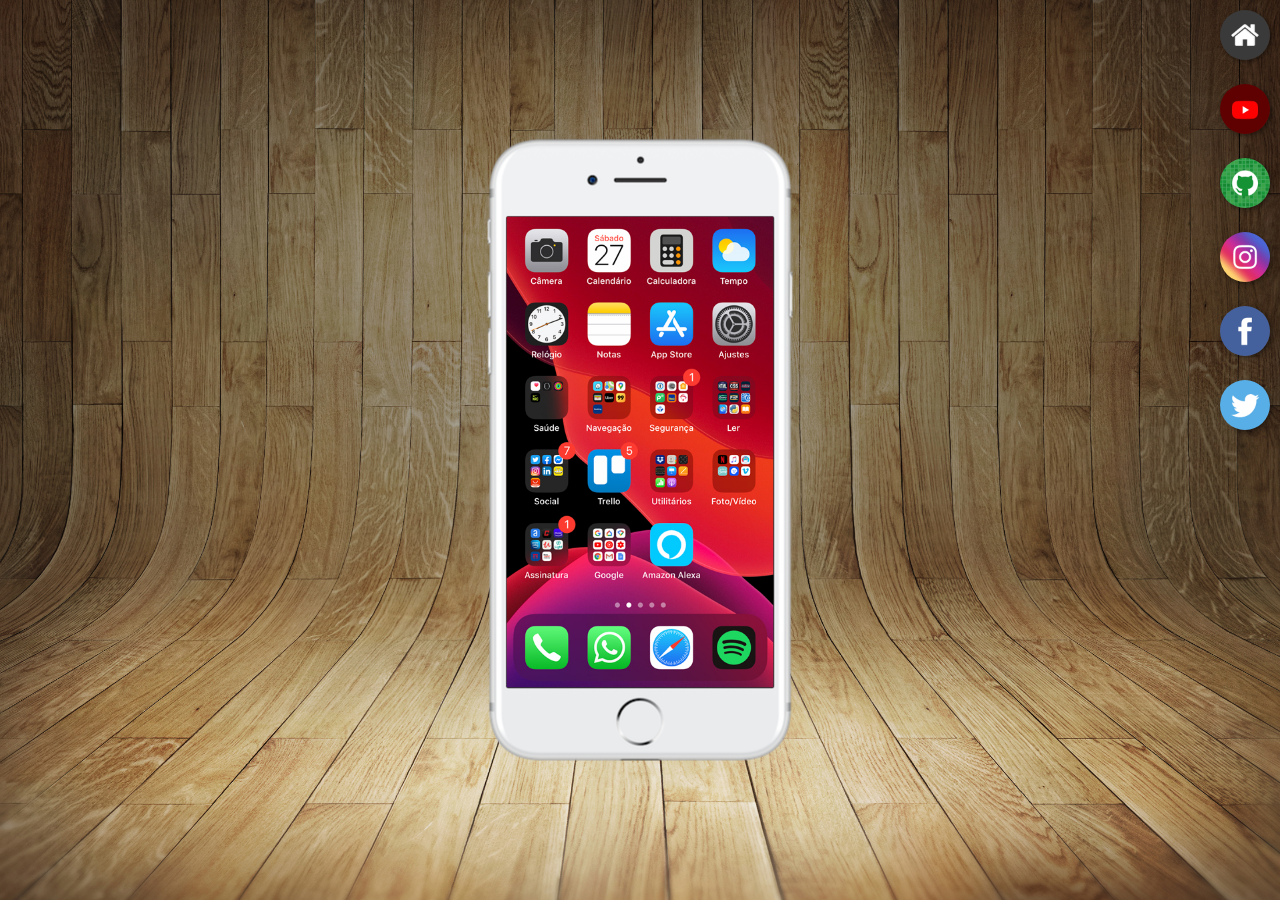
<file: index.html>
<!DOCTYPE html>
<html lang="pt-br">
<head>
    <meta charset="UTF-8">
    <meta name="viewport" content="width=device-width, initial-scale=1.0">
    <link rel="stylesheet" href="style.css">
    <link rel="shortcut icon" href="favicon.ico" type="image/x-icon">
    <title>projeto redes sociais</title>
</head>
<body>
    <main>
        <section id="telefone">
            <iframe src="home.html" name="tela" id="tela" frameborder="0"></iframe>
       </section>
       <section id="redes-sociais">

           <a href="home.html" target="tela"><img src="imagens/logo-home.jpg" alt="home"></a><br>

           <a href="youtube.html" target="tela"><img src="imagens/logo-youtube.jpg" alt="youtube"></a><br>

           <a href="github.html" target="tela"><img src="imagens/logo-github.jpg" alt="github"></a><br>

           <a href="instagram.html" target="tela"><img src="imagens/logo-instagram.jpg" alt="instagram"></a><br>

           <a href="facebook.html" target="tela"><img src="imagens/logo-facebook.jpg" alt="facebook"></a><br>

           <a href="twitter.html" target="tela"><img src="imagens/logo-twitter.jpg" alt="twitter"></a>
       </section>

    </main>
</body>
</html>
</file>
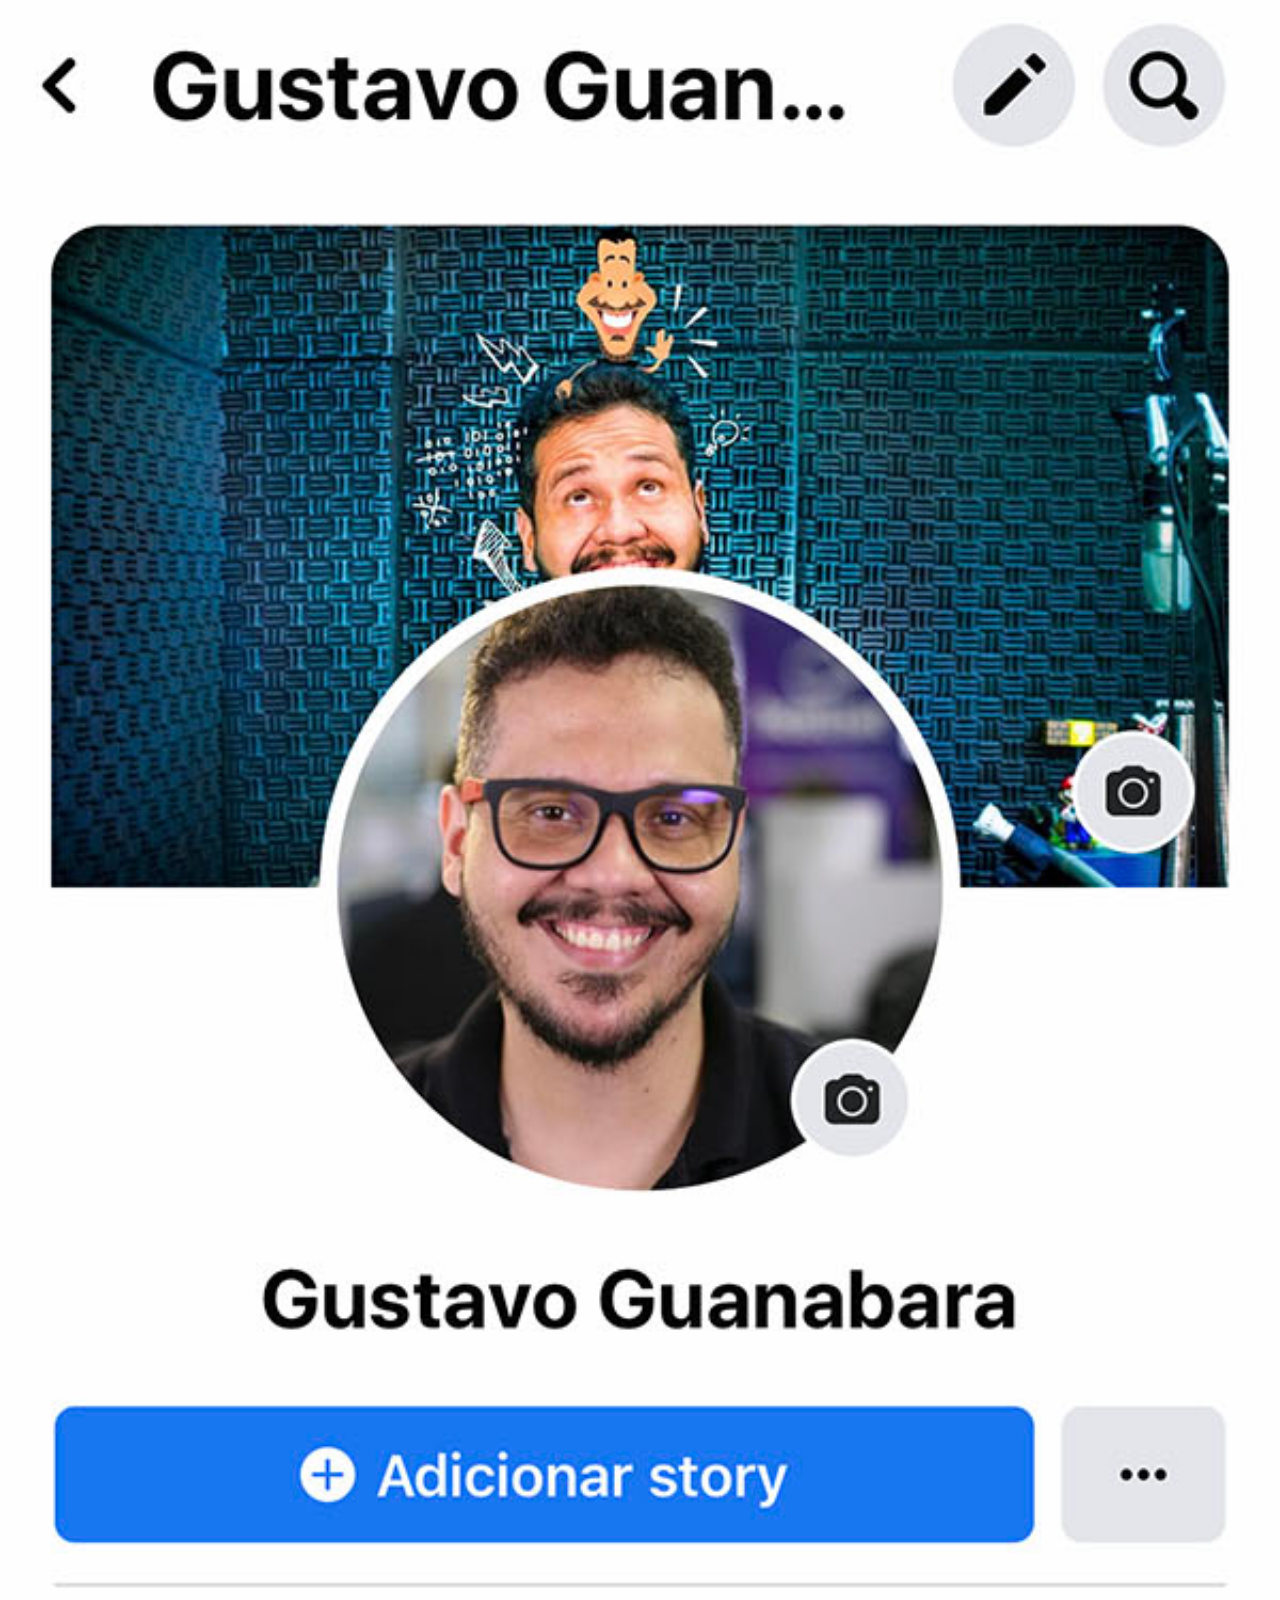
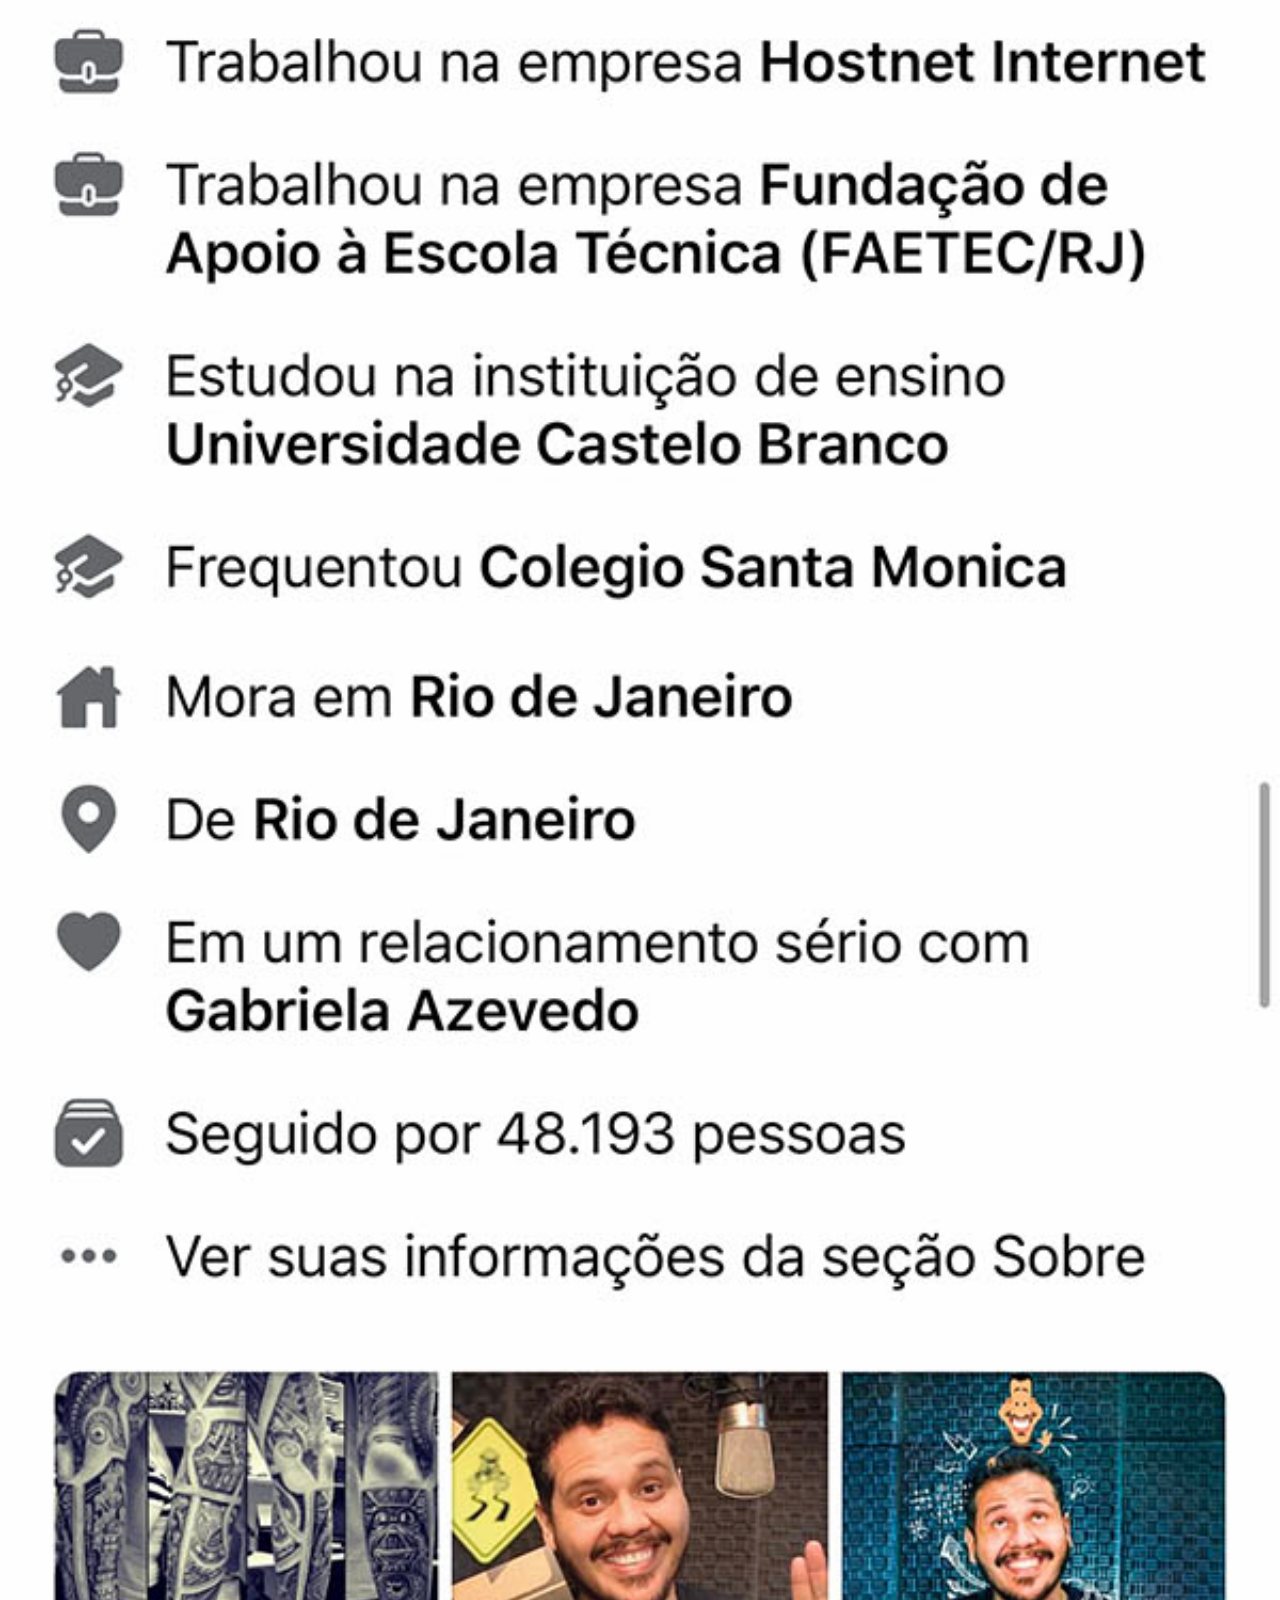
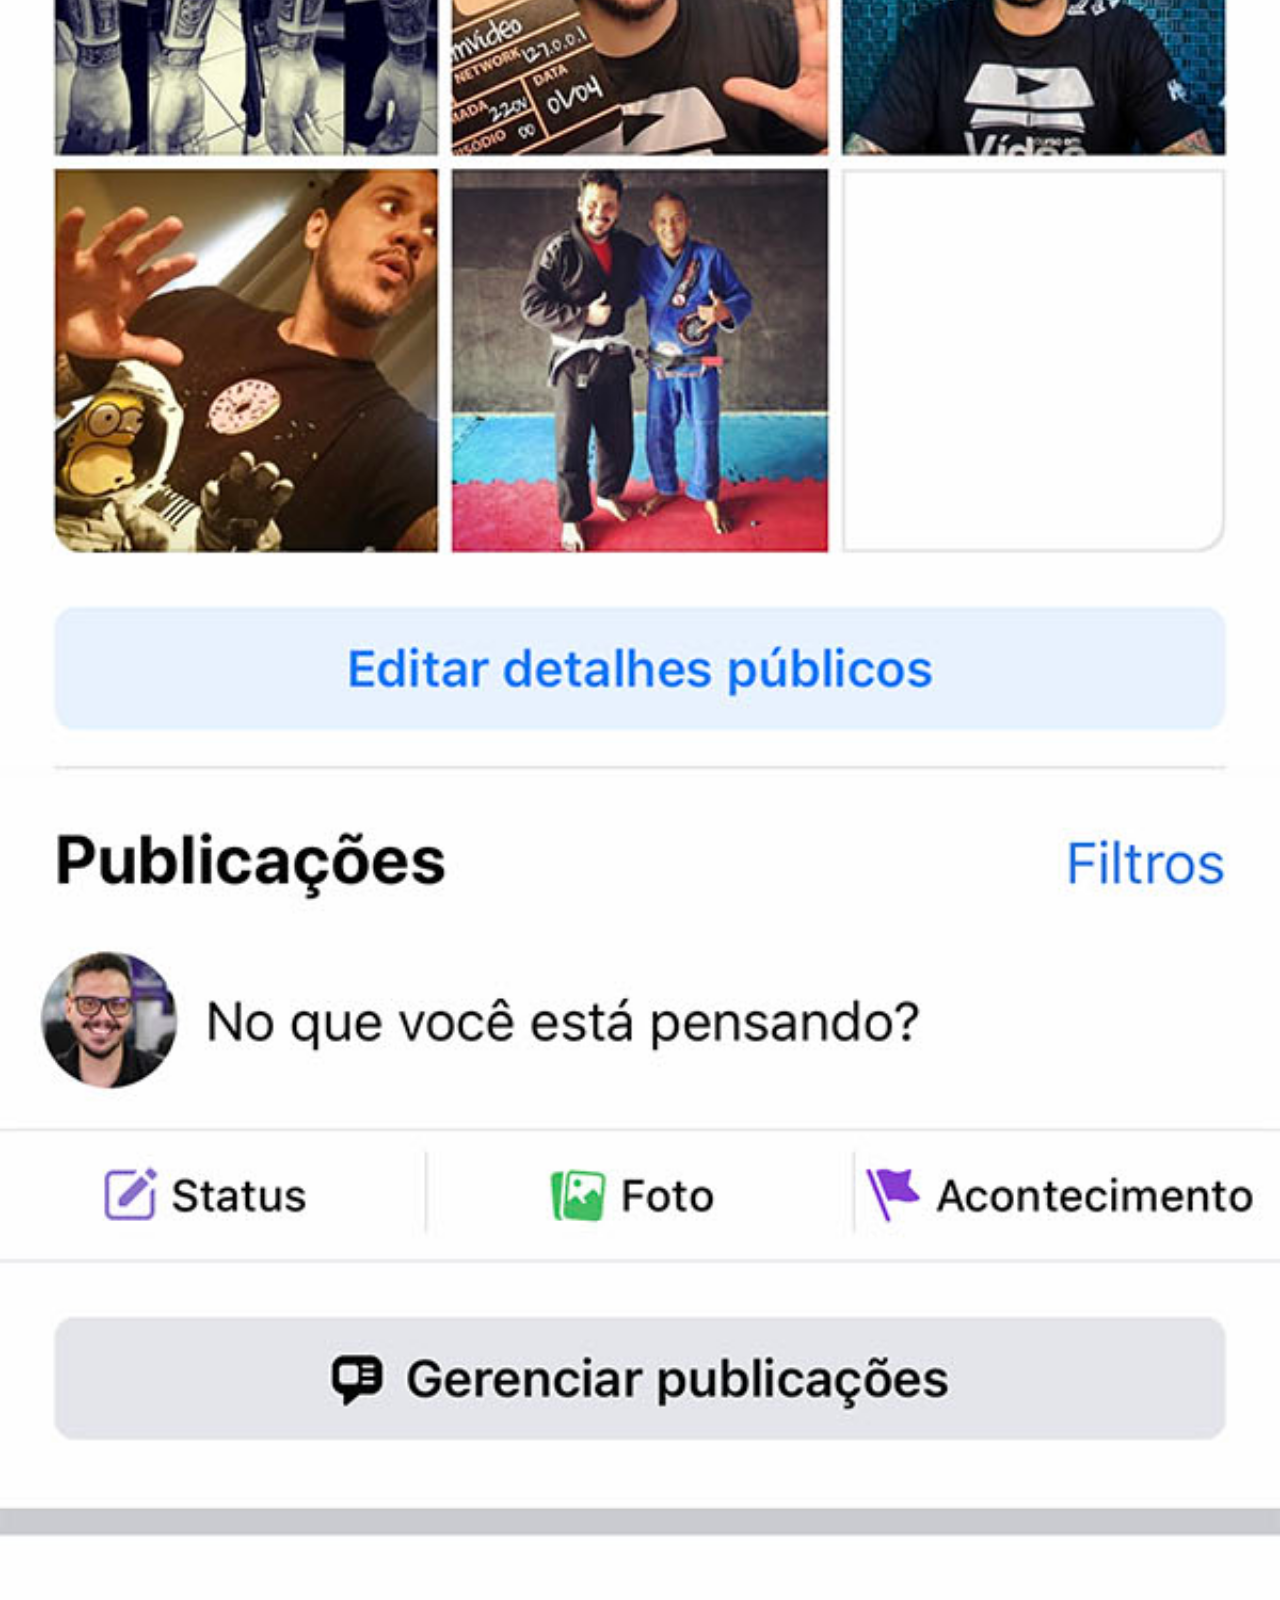
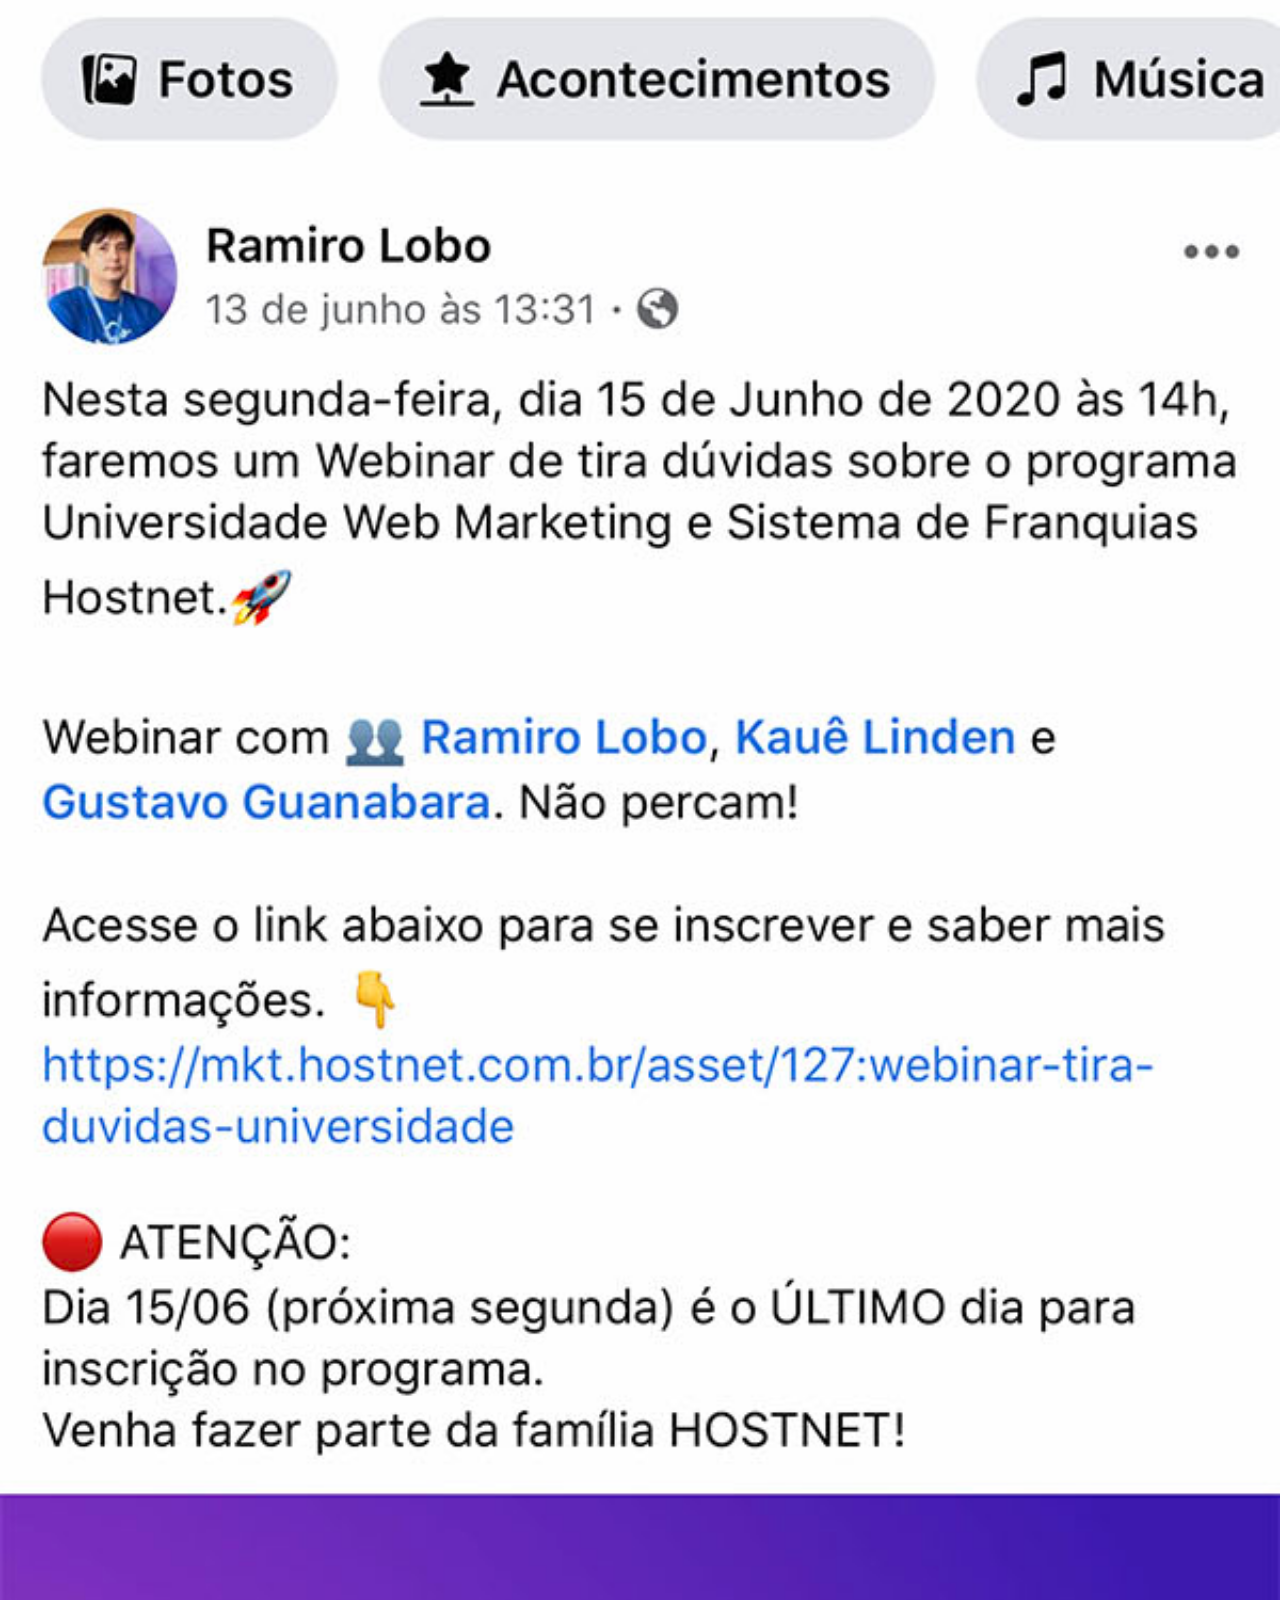
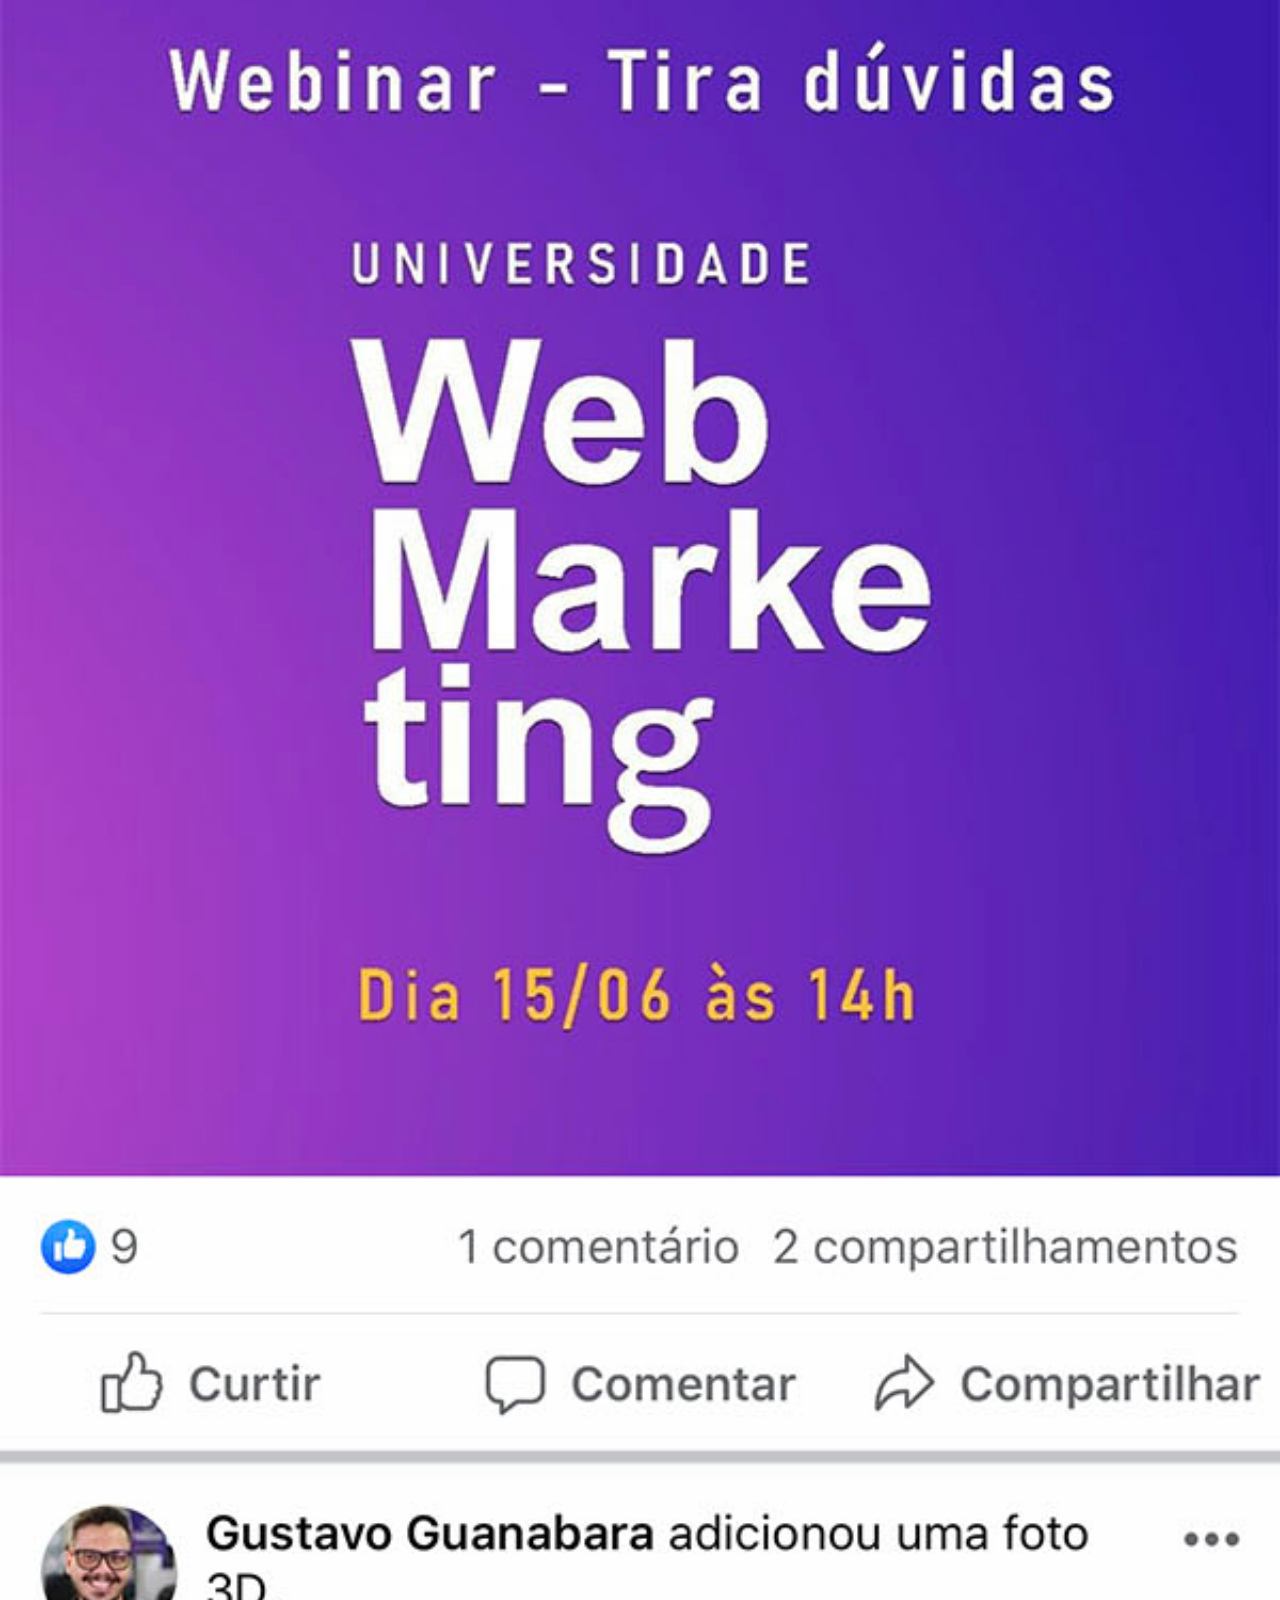
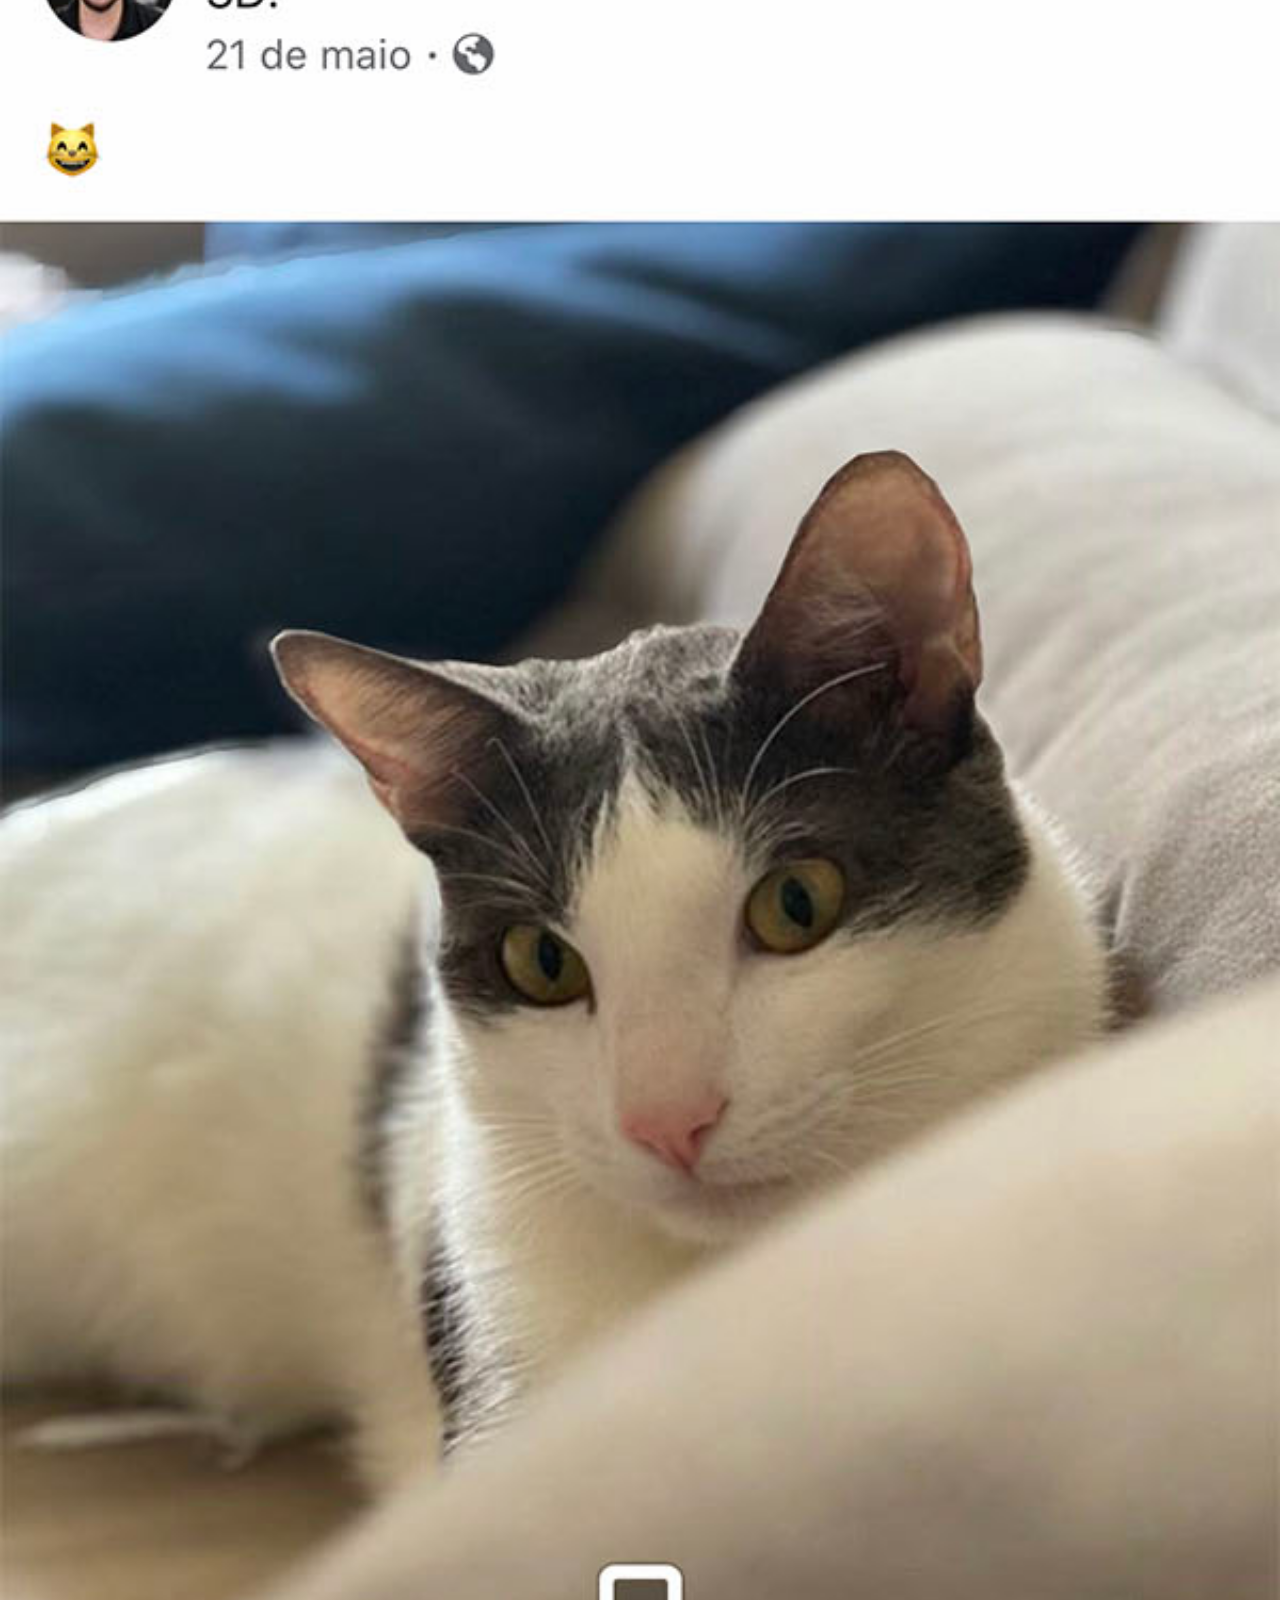
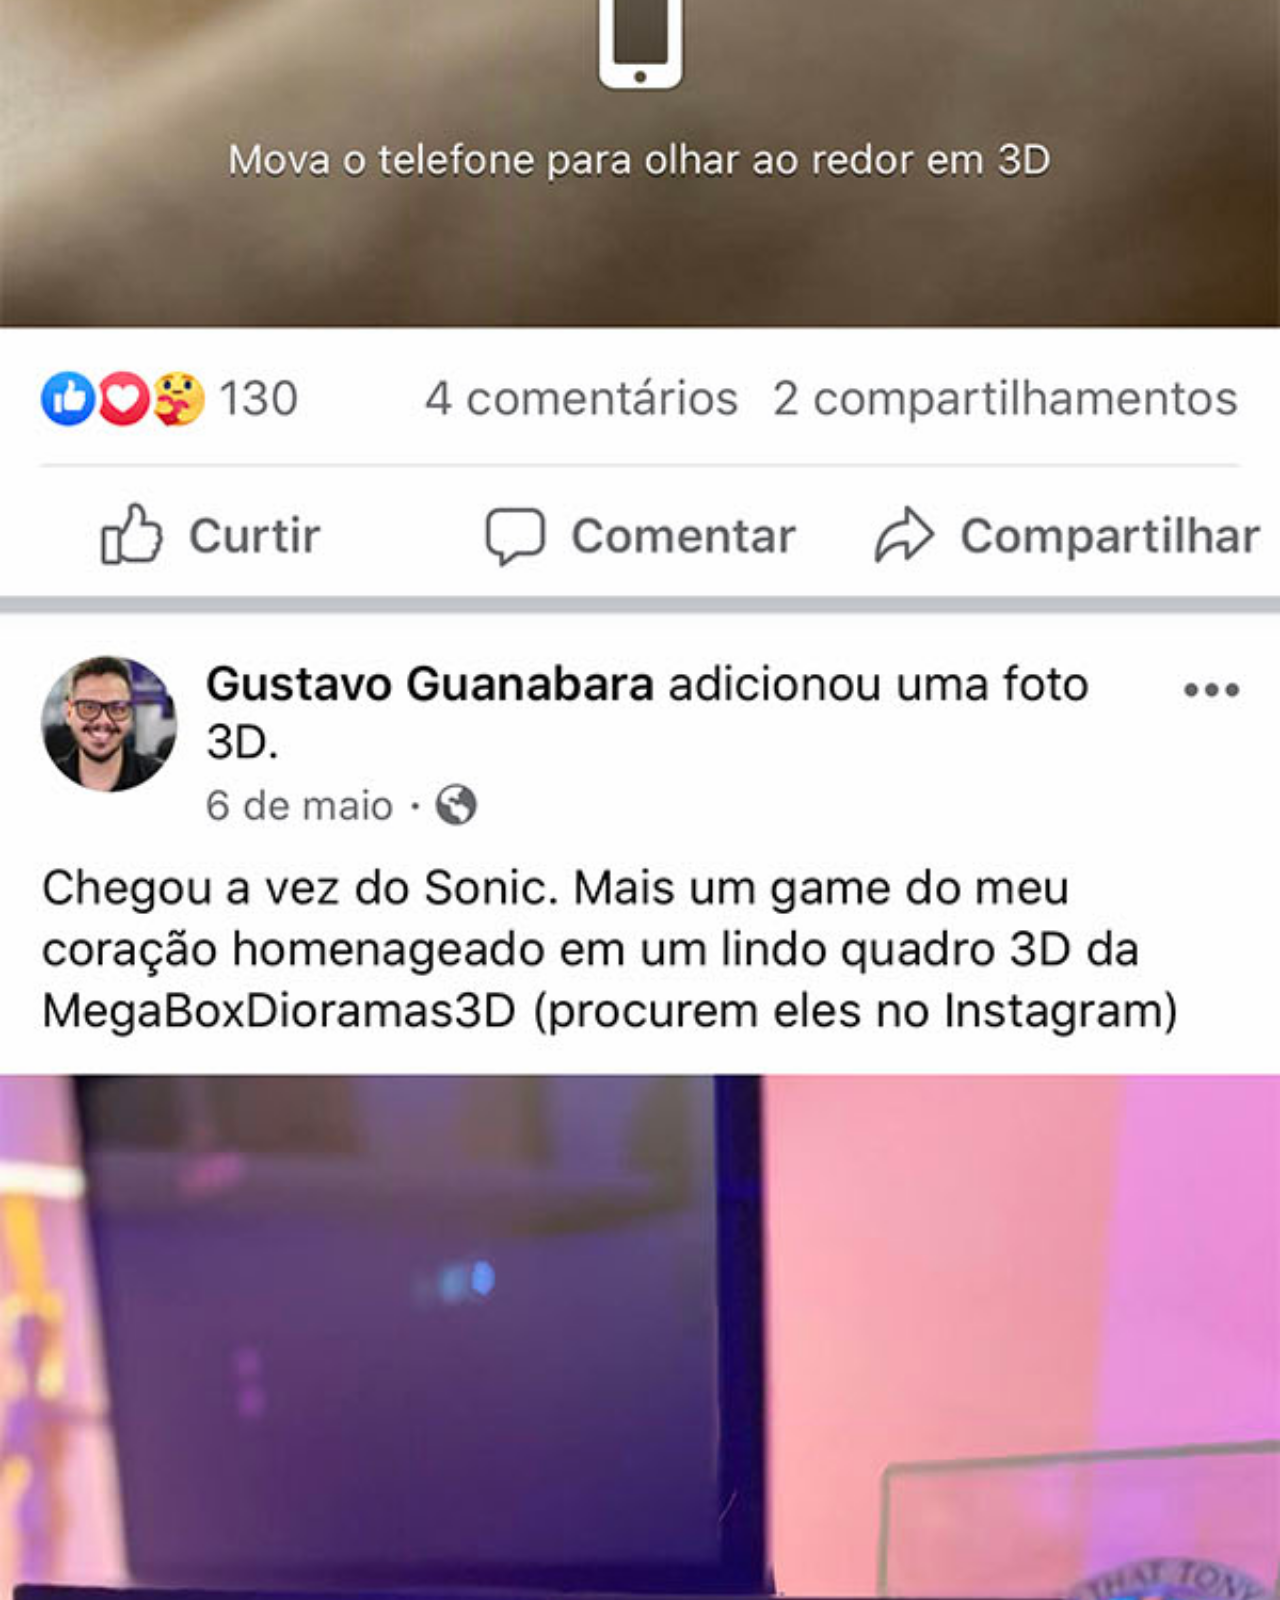
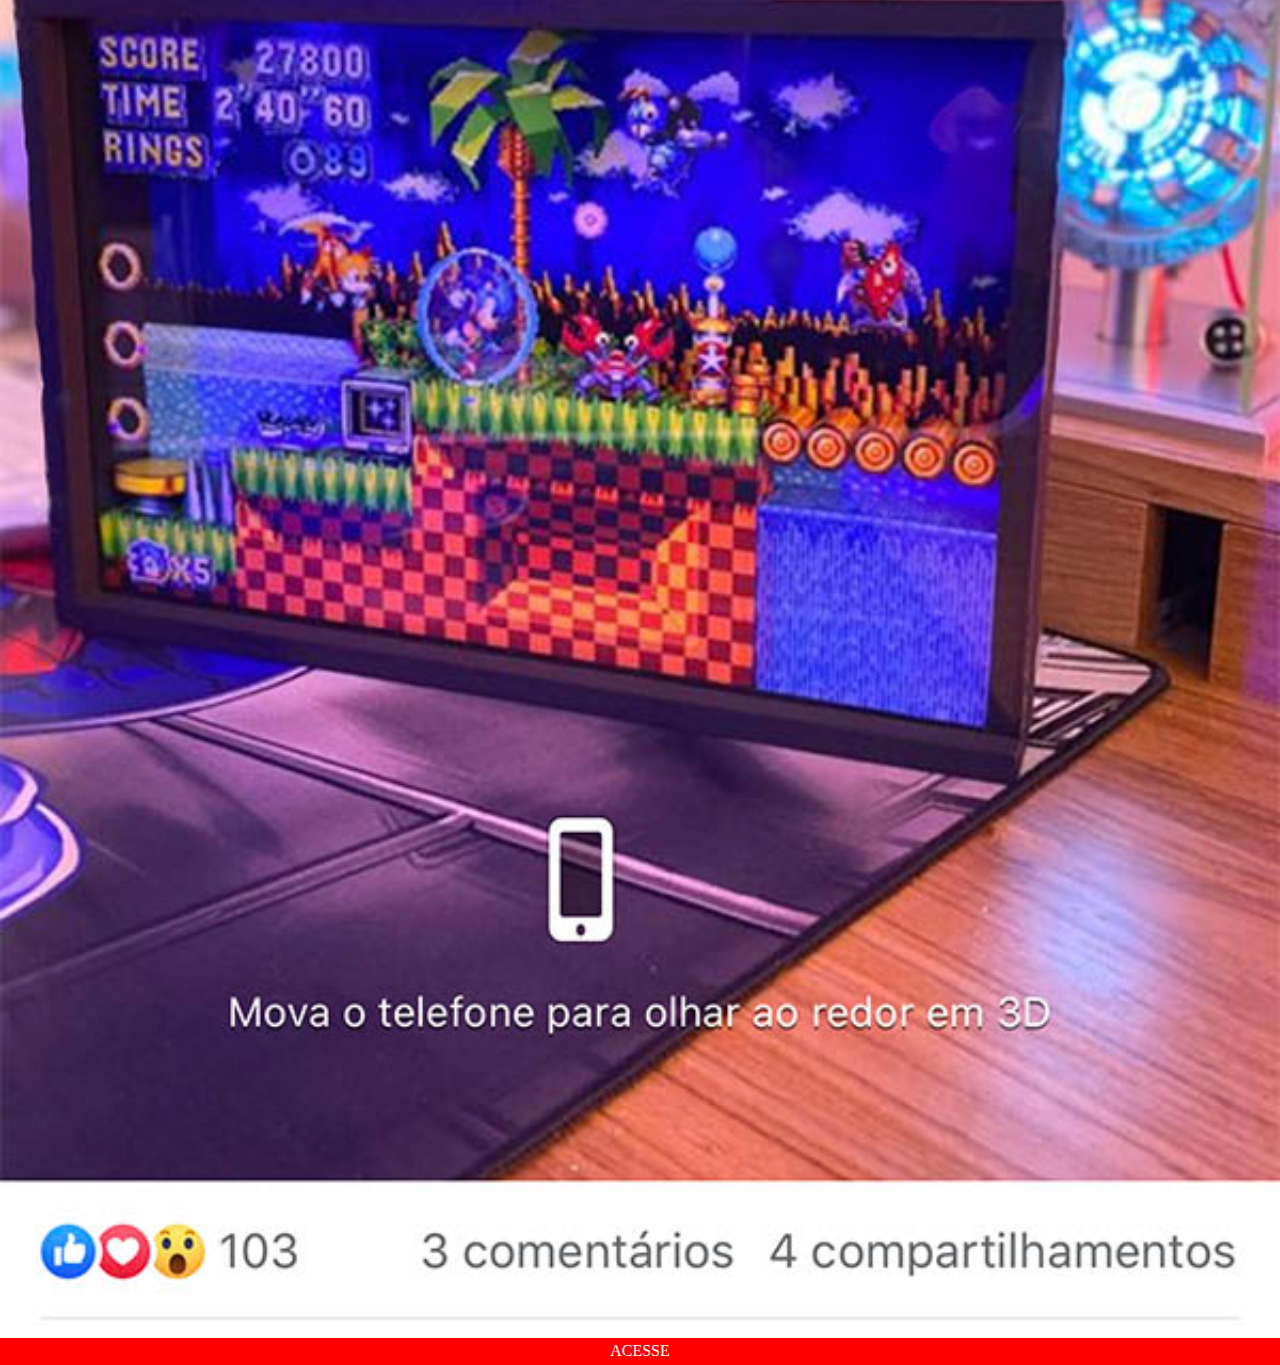
<file: facebook.html>
<!DOCTYPE html>
<html lang="pt-br">
<head>
    <meta charset="UTF-8">
    <meta name="viewport" content="width=device-width, initial-scale=1.0">
    <title>Document</title>
    <style>

       *{
        margin: 0px;
        padding: 0px;
       }

       ::-webkit-scrollbar{
        width: 0px;
        height: 0px;
       }

       img{
        width: 100vw;
       }

       a{
        display: block;
        background-color: red;
        padding: 5px;
        text-align: center;
        text-decoration: none;
        color: white;
        margin-top: -5px;
       }

       a:hover{
        background-color: rgba(255, 0, 0, 0.925);
       }
    </style>
</head>
<body>
    <img src="imagens/tela-facebook.jpg" alt=""><a href="https://www.facebook.com/gustavoguanabara/" target="_blank">ACESSE</a>
</body>
</html>
</file>
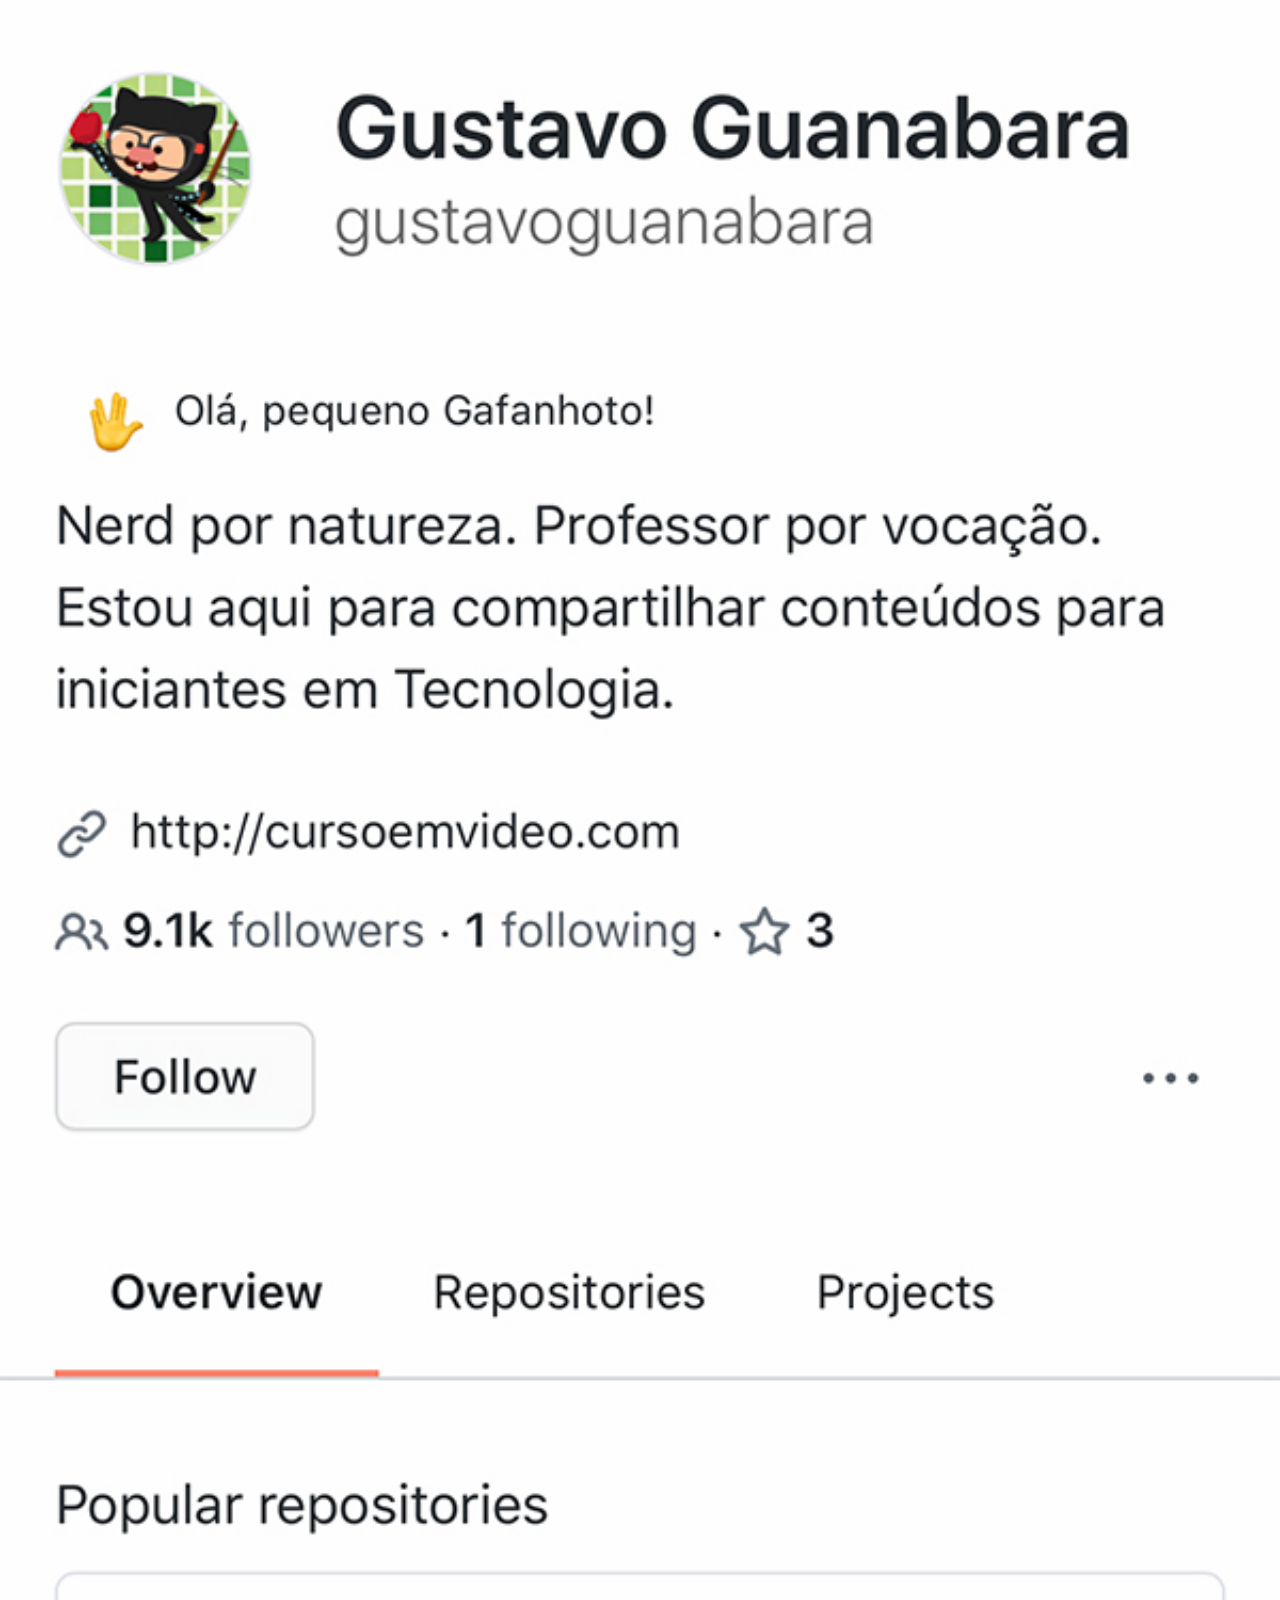
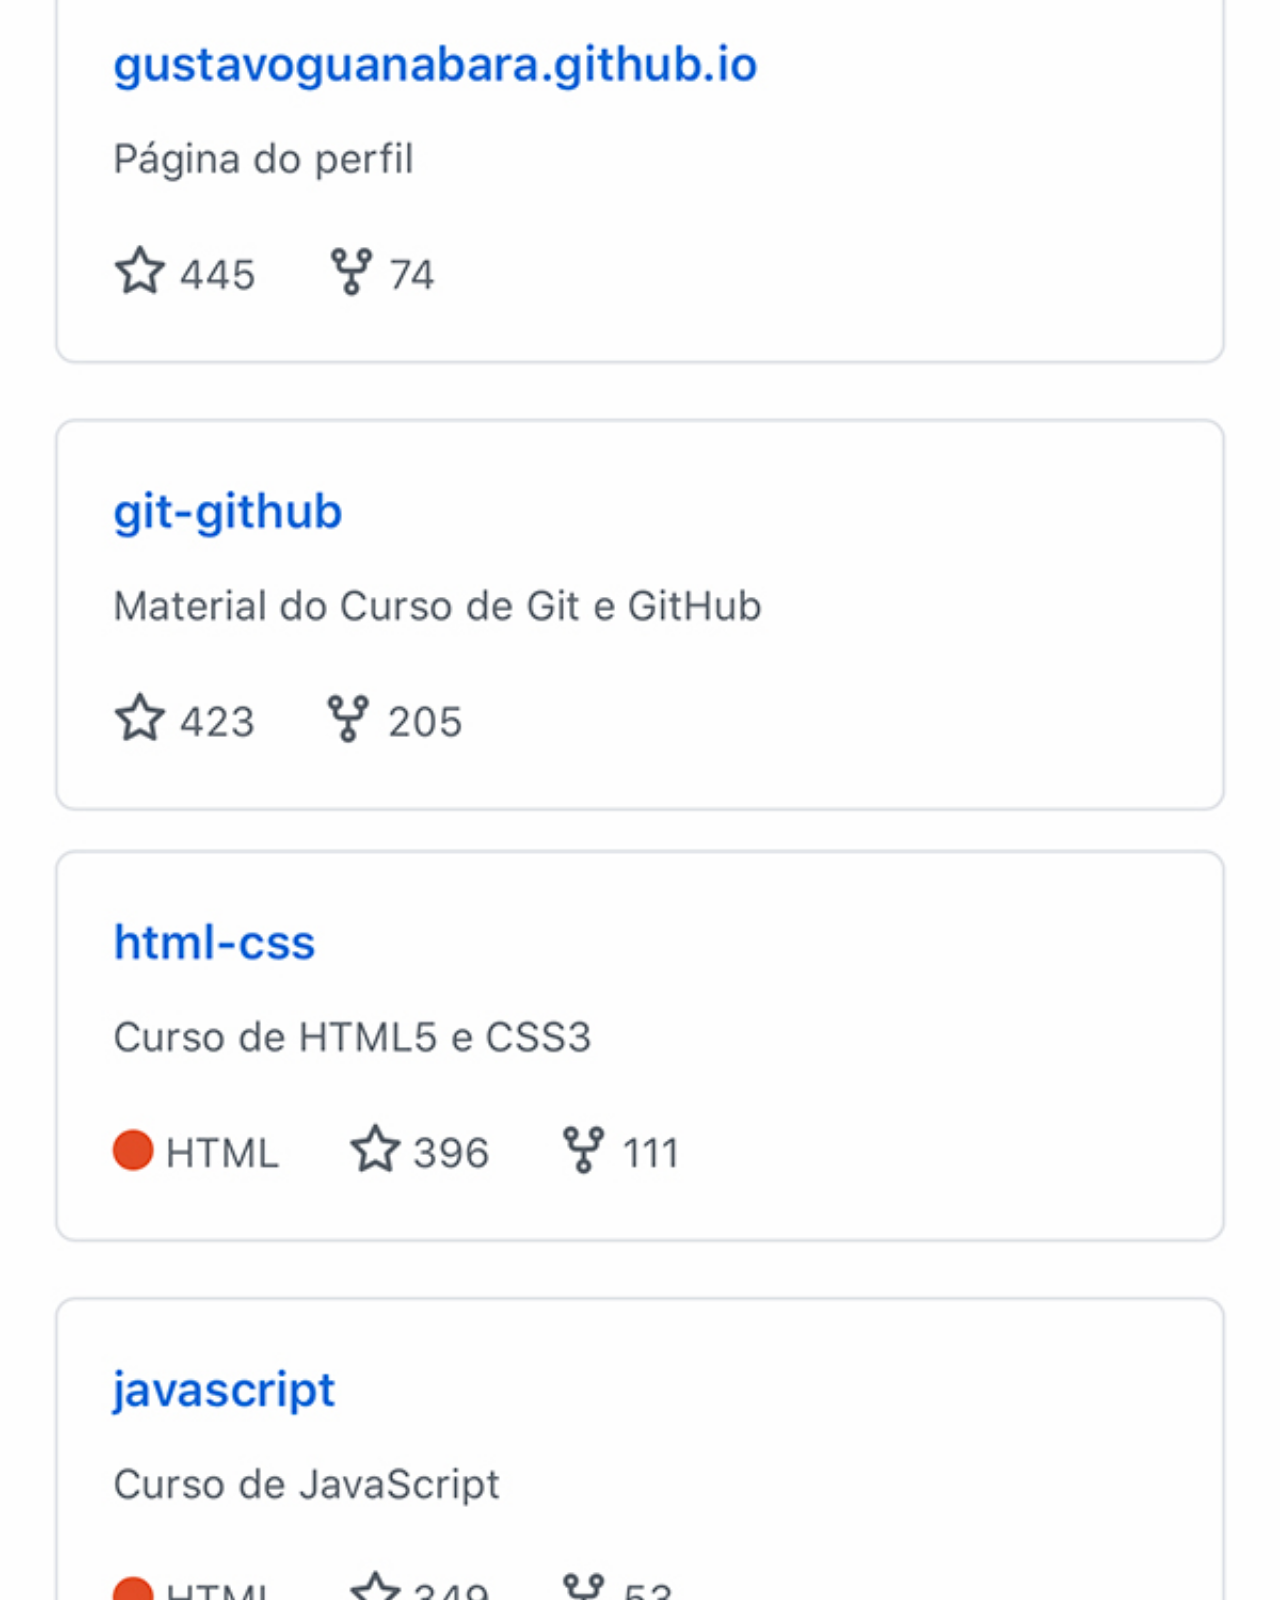
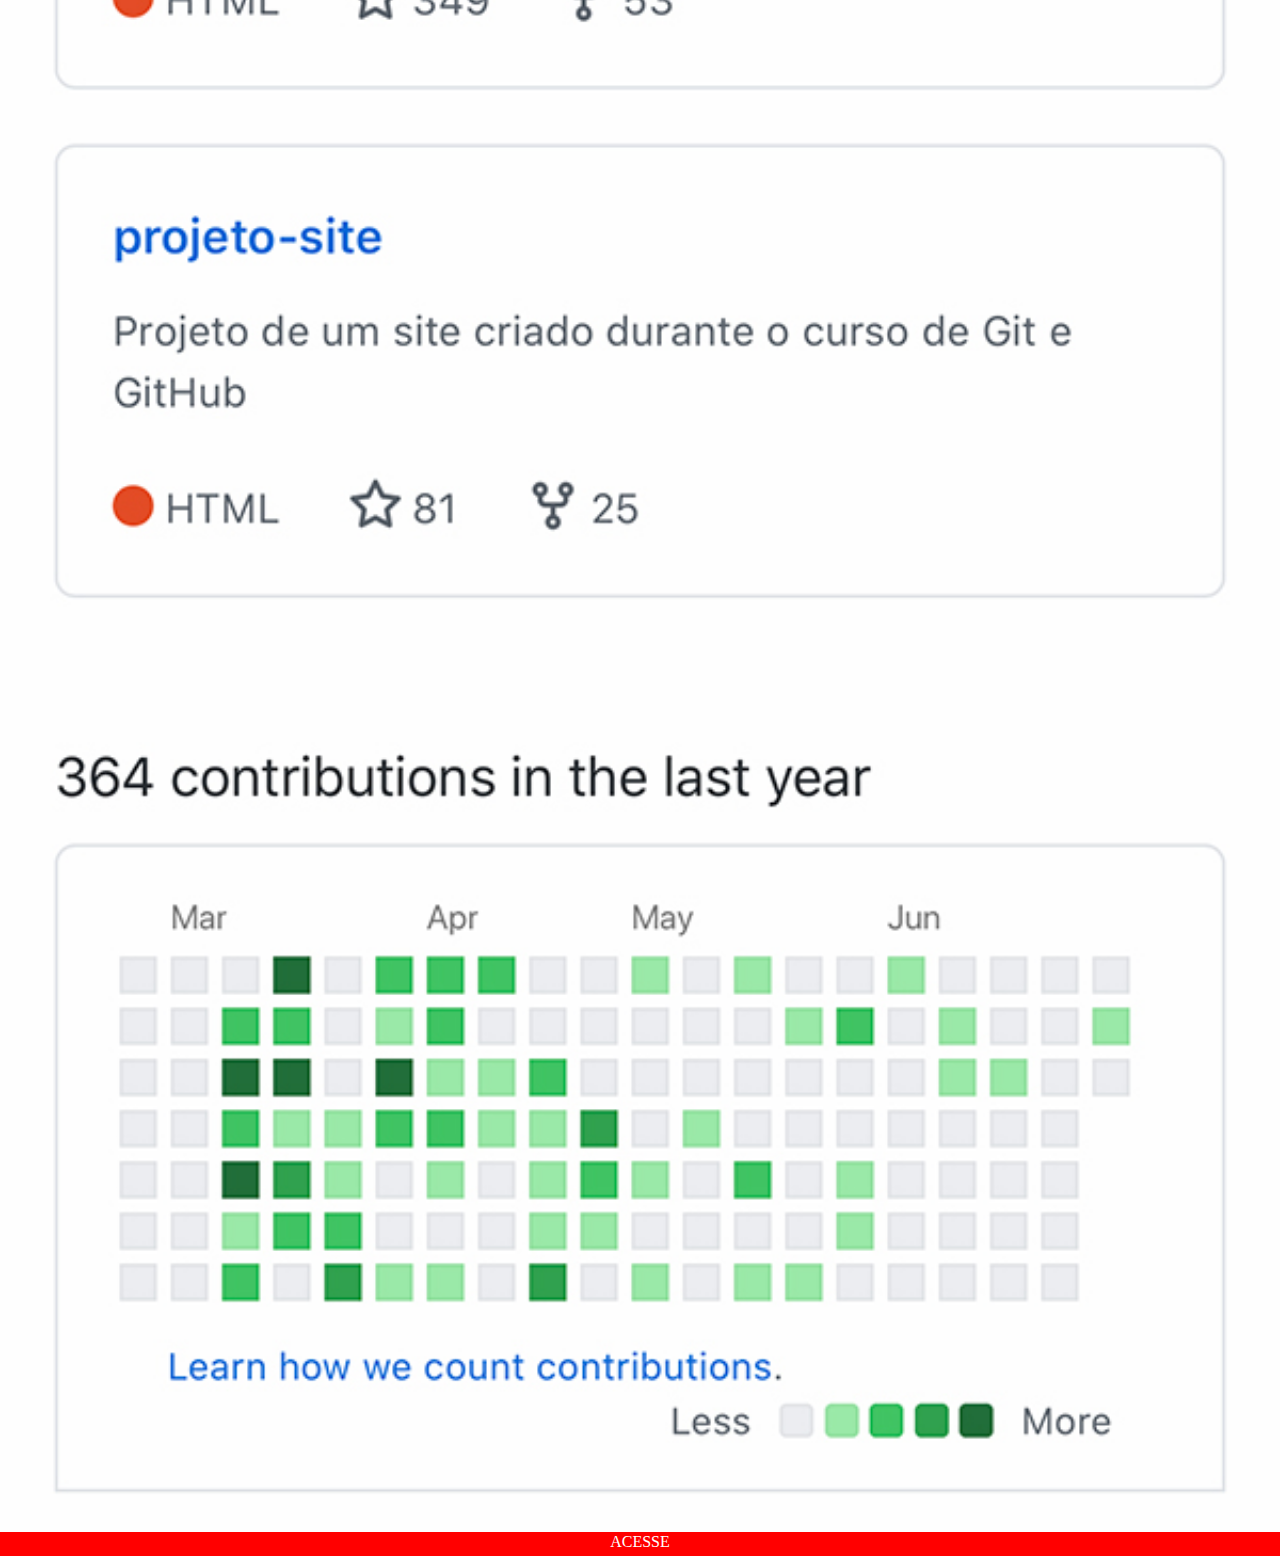
<file: github.html>
<!DOCTYPE html>
<html lang="pt-br">
<head>
    <meta charset="UTF-8">
    <meta name="viewport" content="width=device-width, initial-scale=1.0">
    <title>github</title>
    <style>
        *{
            margin: 0px;
            padding: 0px;
        }
        ::-webkit-scrollbar{
            width: 0px;
            height: 0px;
        }
        
        img{
            width: 100vw;
        }

        a{
            text-decoration: none;
            display: block;
            color: white;
            text-align: center;
            background-color: red;
            padding: 5px;
            margin-top: -8px;
        }
        a:hover{
            background-color: rgba(255, 0, 0, 0.945);
        }
    </style>
</head>
<body>
    <img src="imagens/tela-github.jpg" alt=""> <a href="https://github.com/gustavoguanabara" target="_blank">ACESSE</a>
</body>
</html>
</file>
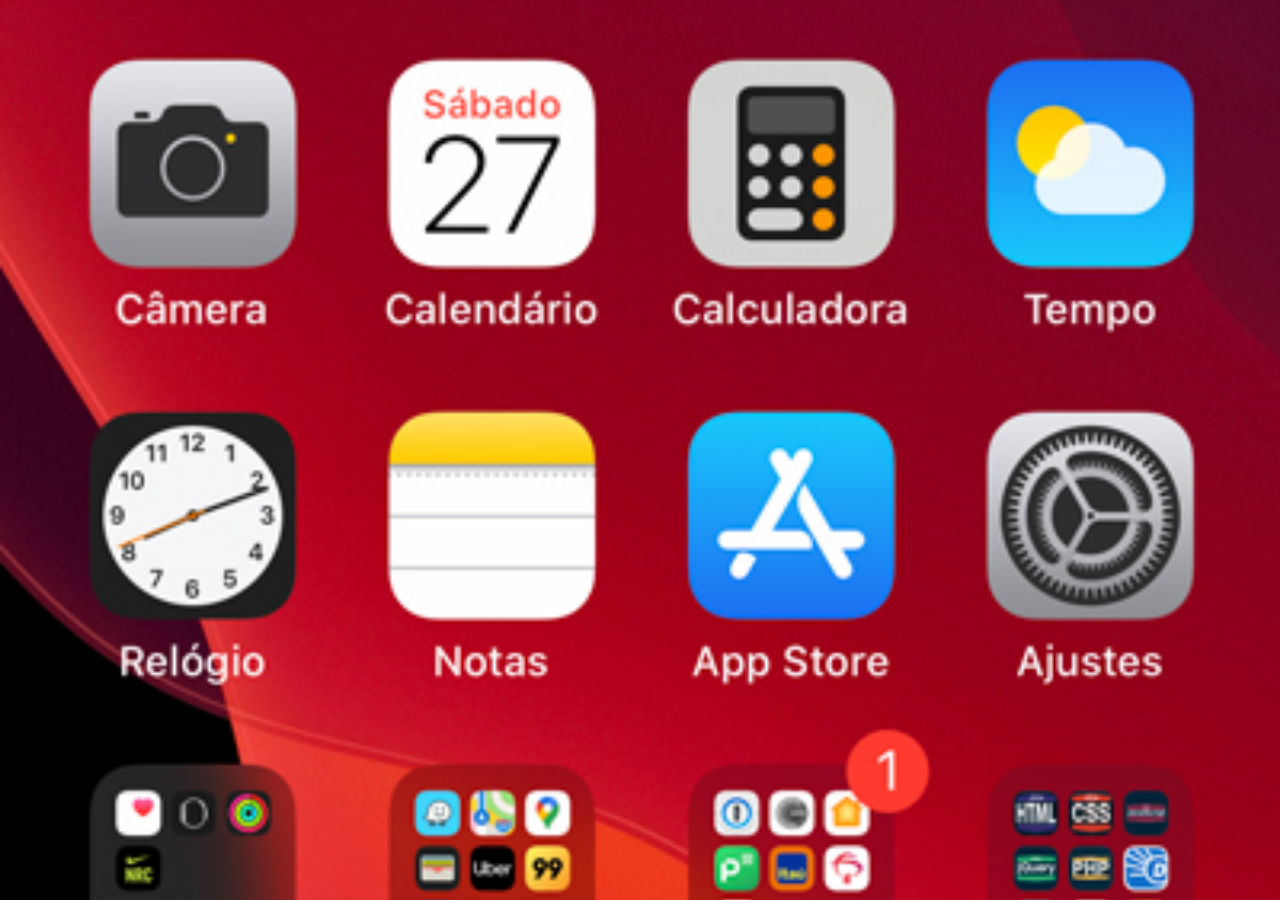
<file: home.html>
<!DOCTYPE html>
<html lang="pt-br">
<head>
    <meta charset="UTF-8">
    <meta name="viewport" content="width=device-width, initial-scale=1.0">
    <title>home</title>
    <style>
        *{
            padding: 0px;
            margin: 0px;
        }
        body{
            width: 100vw;
            height: 100vh;
            background: black url(imagens/tela-home.jpg);
            background-repeat:no-repeat ;
            background-position: top center;
            background-size: cover;
        }
    </style>
</head>
<body>
    
</body>
</html>
</file>
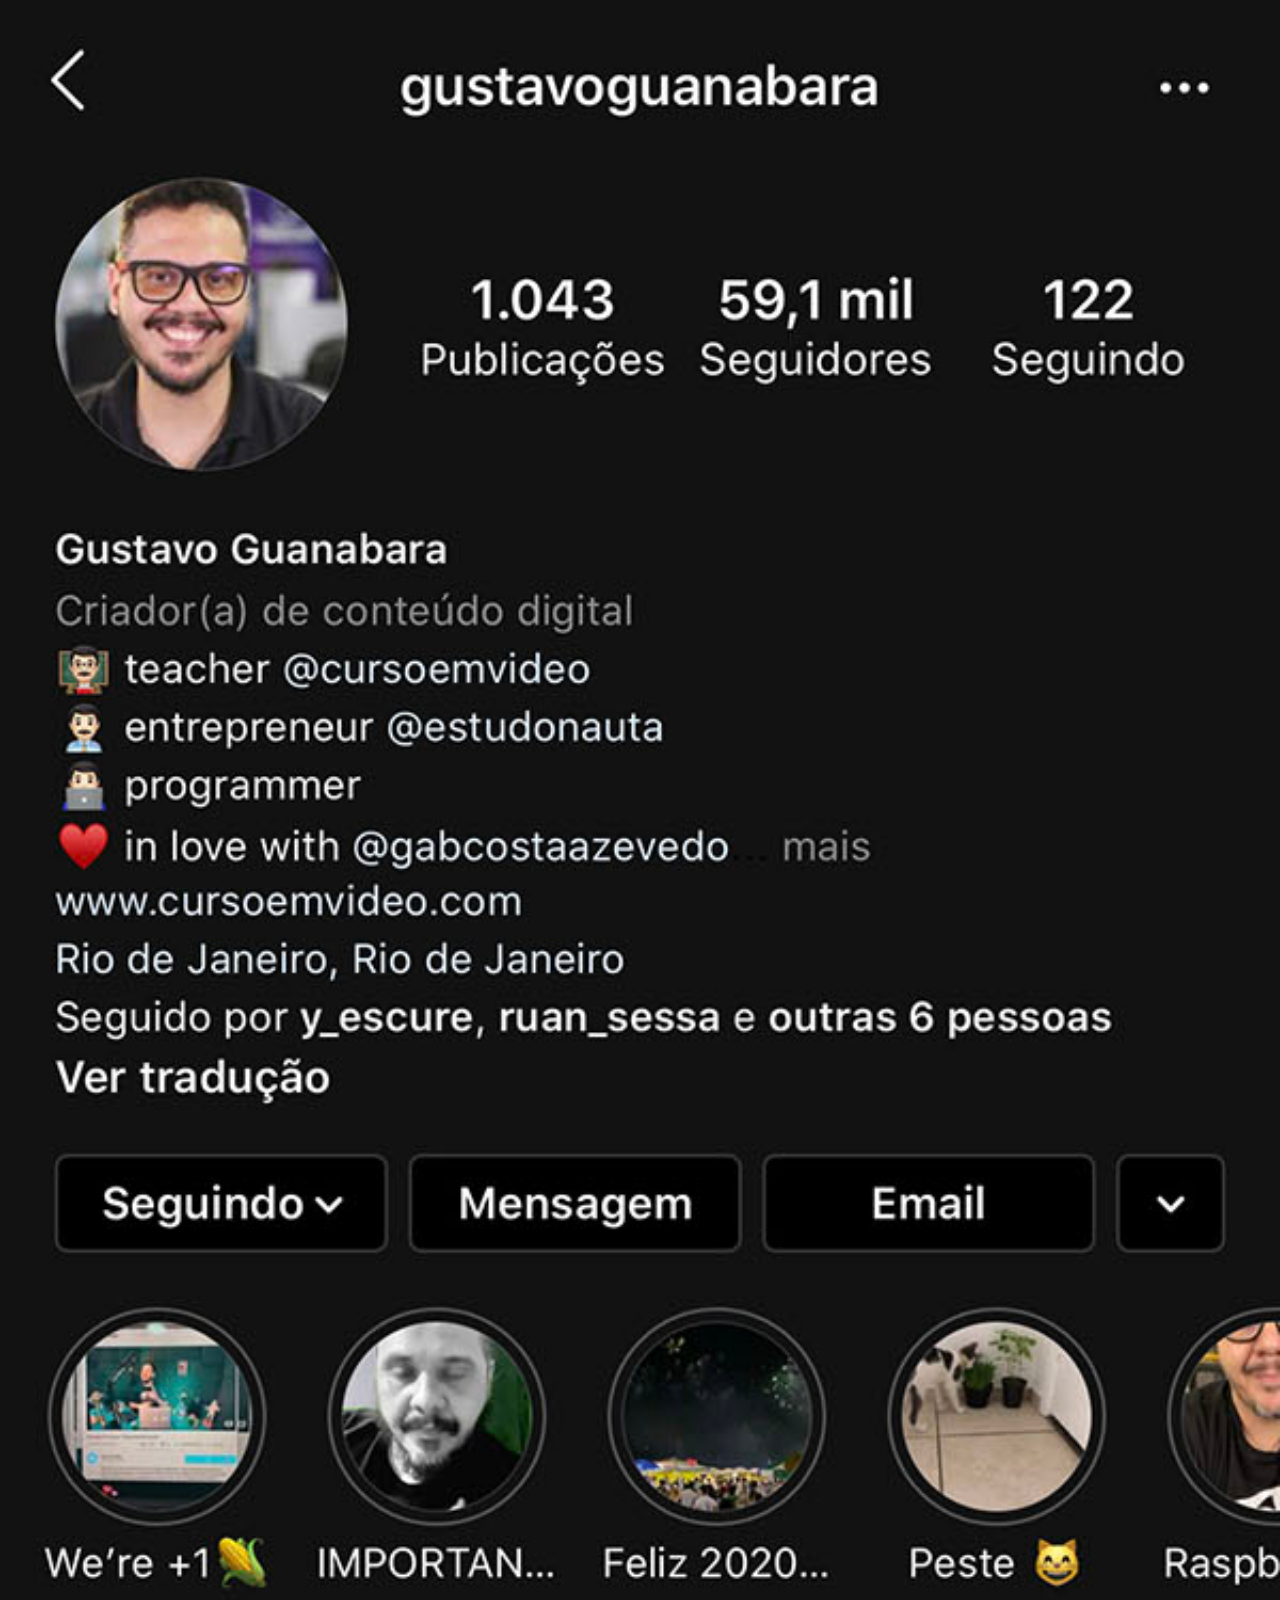
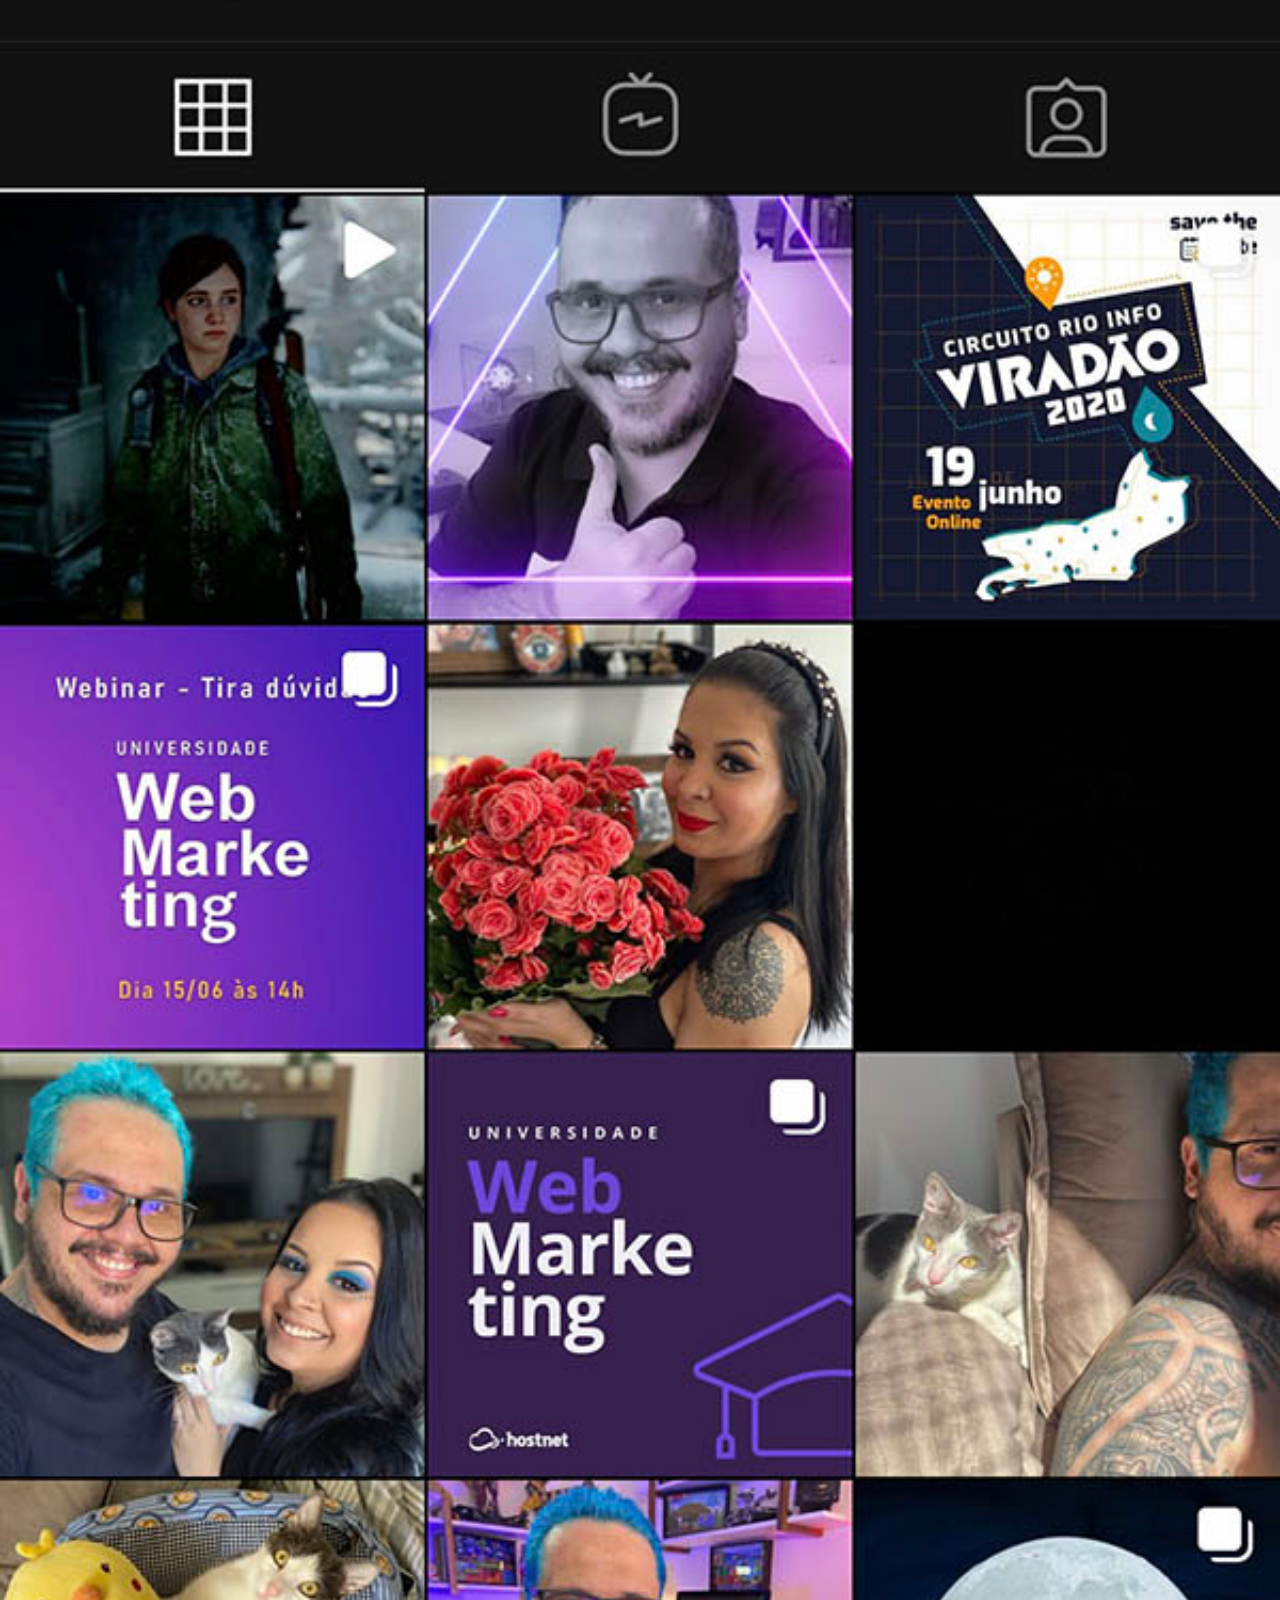
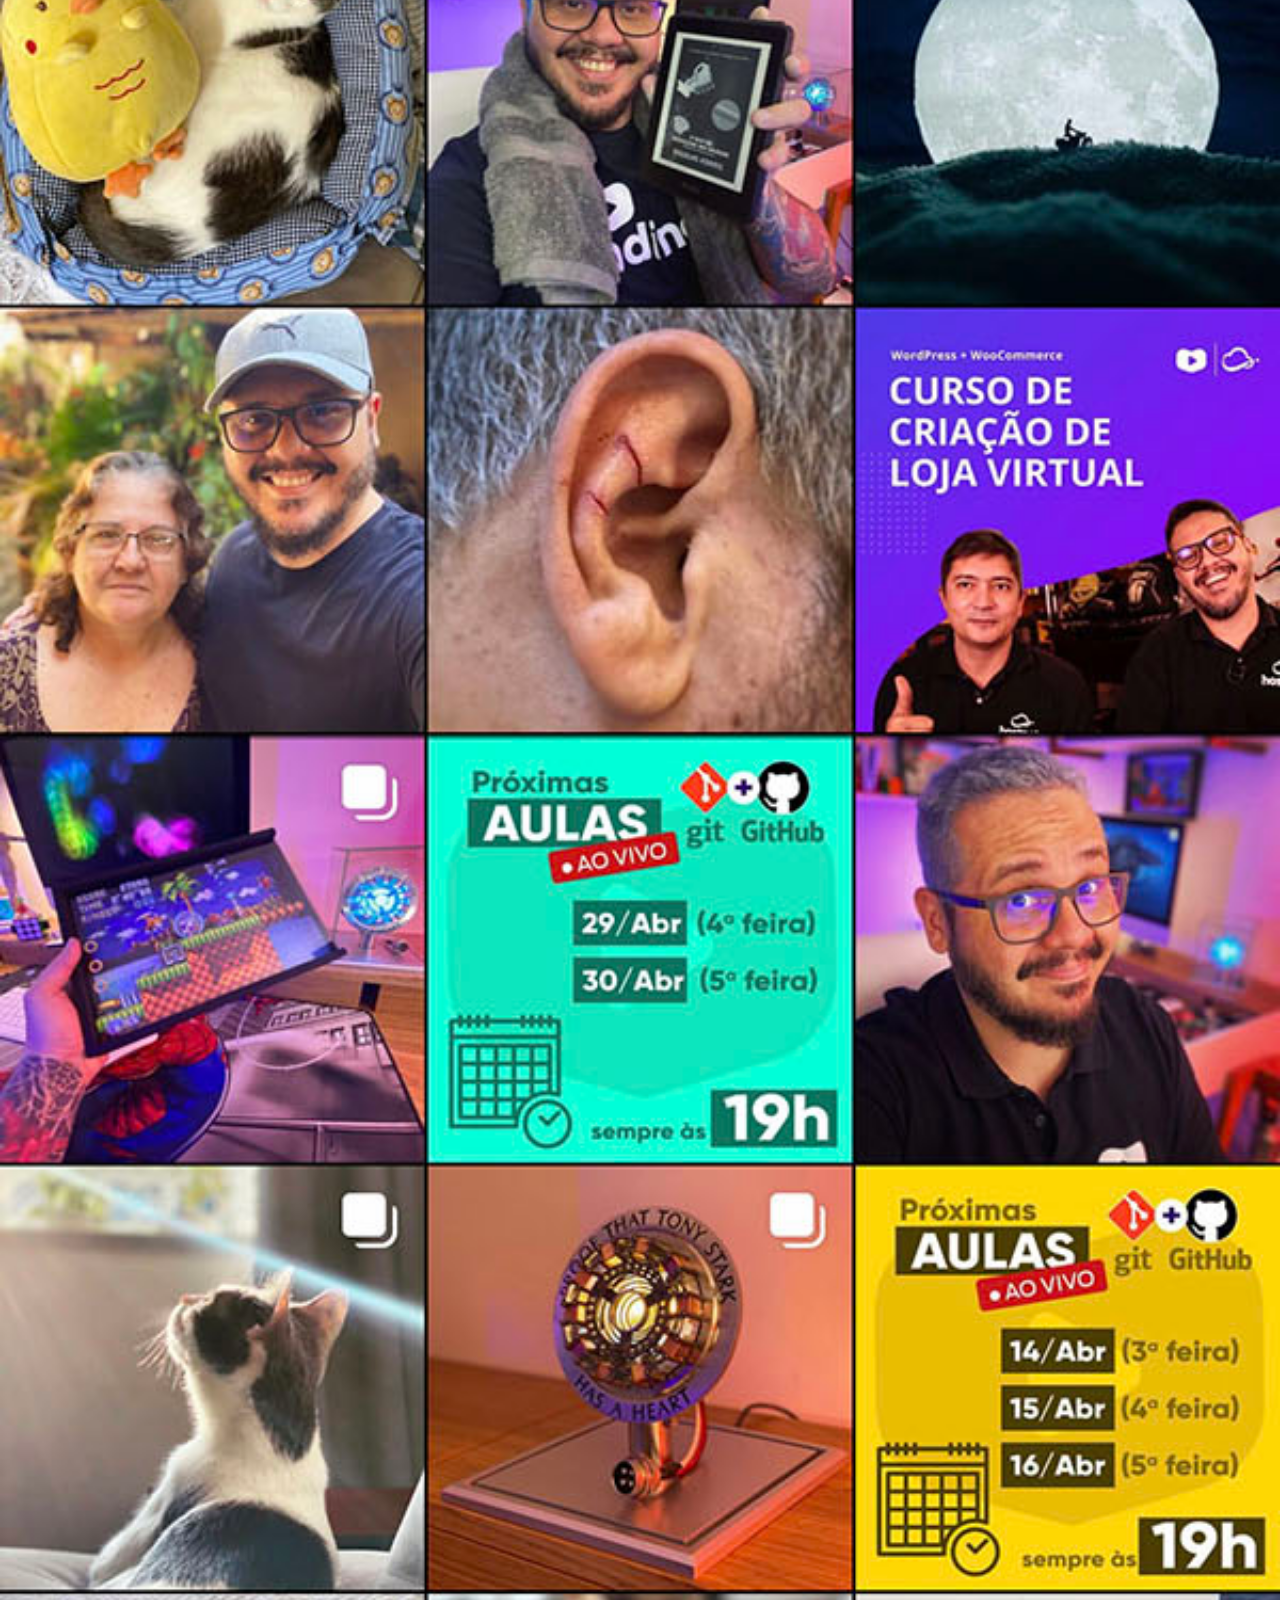
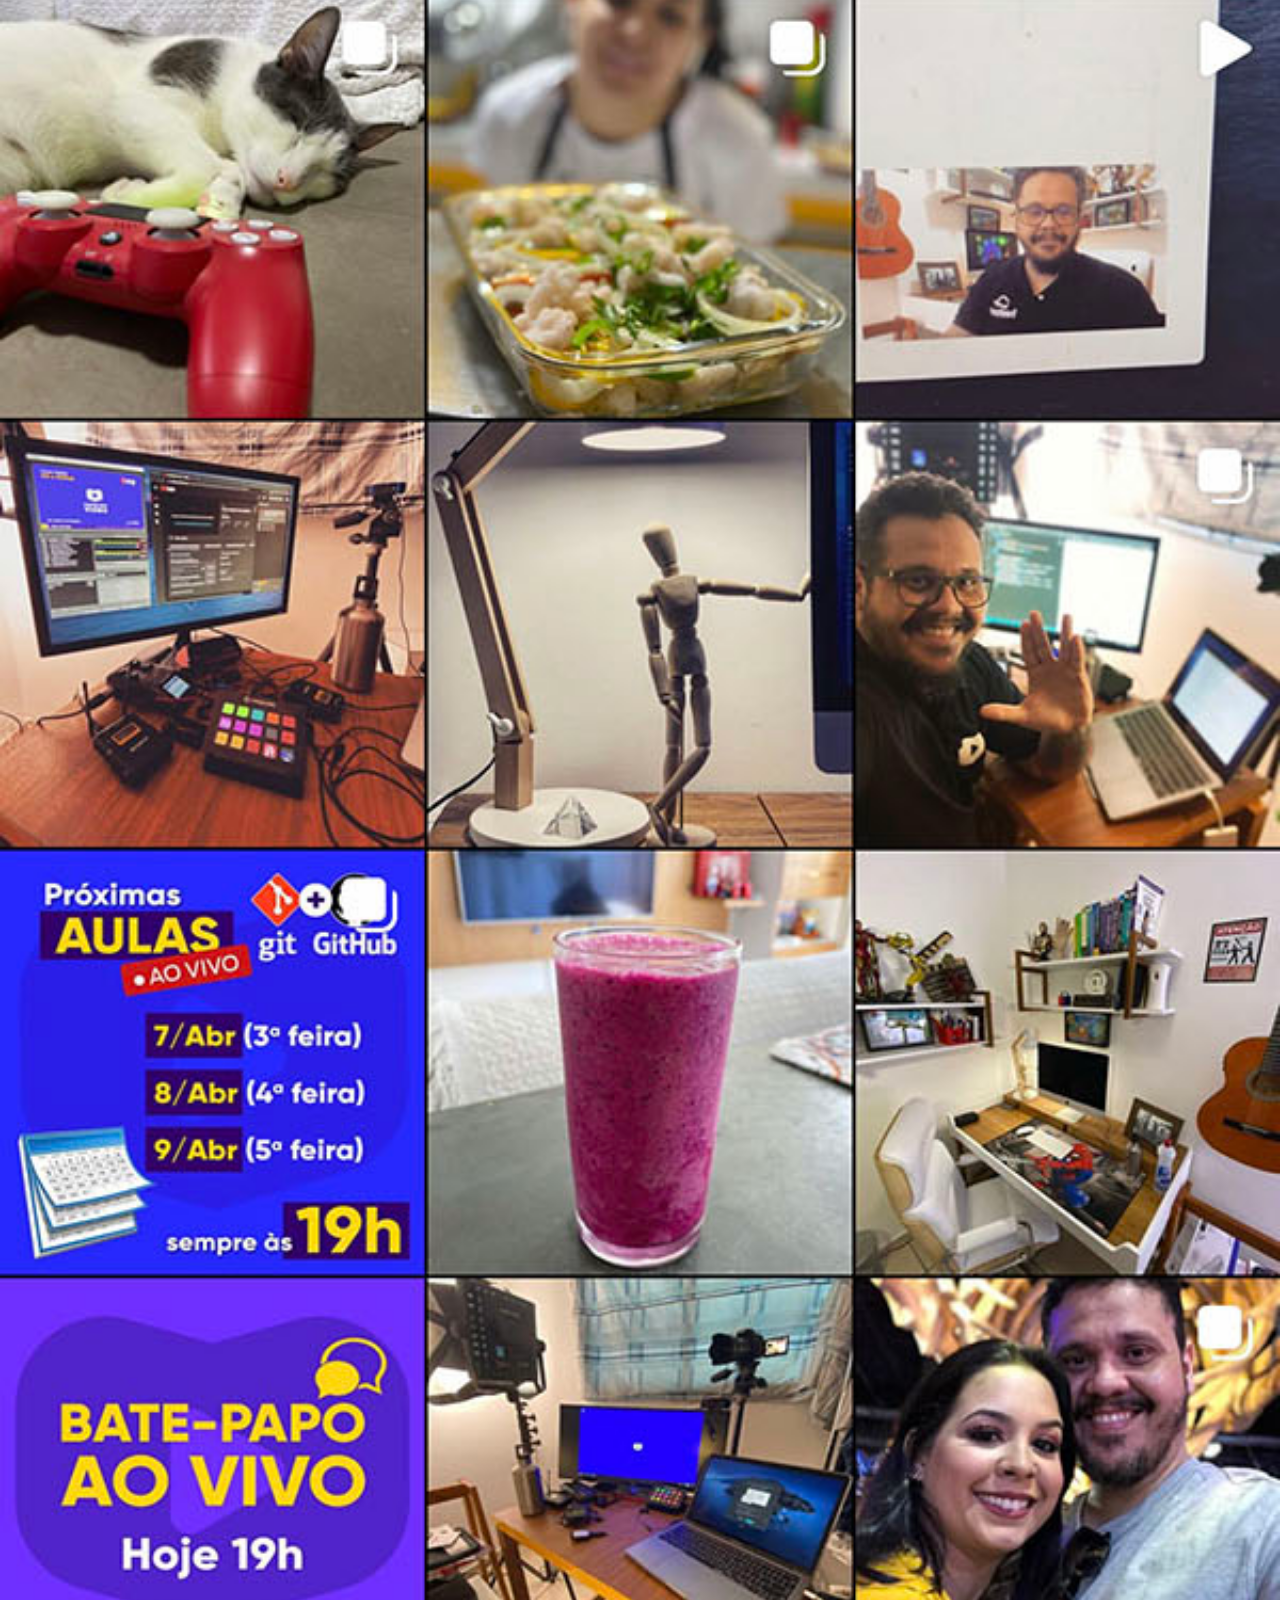
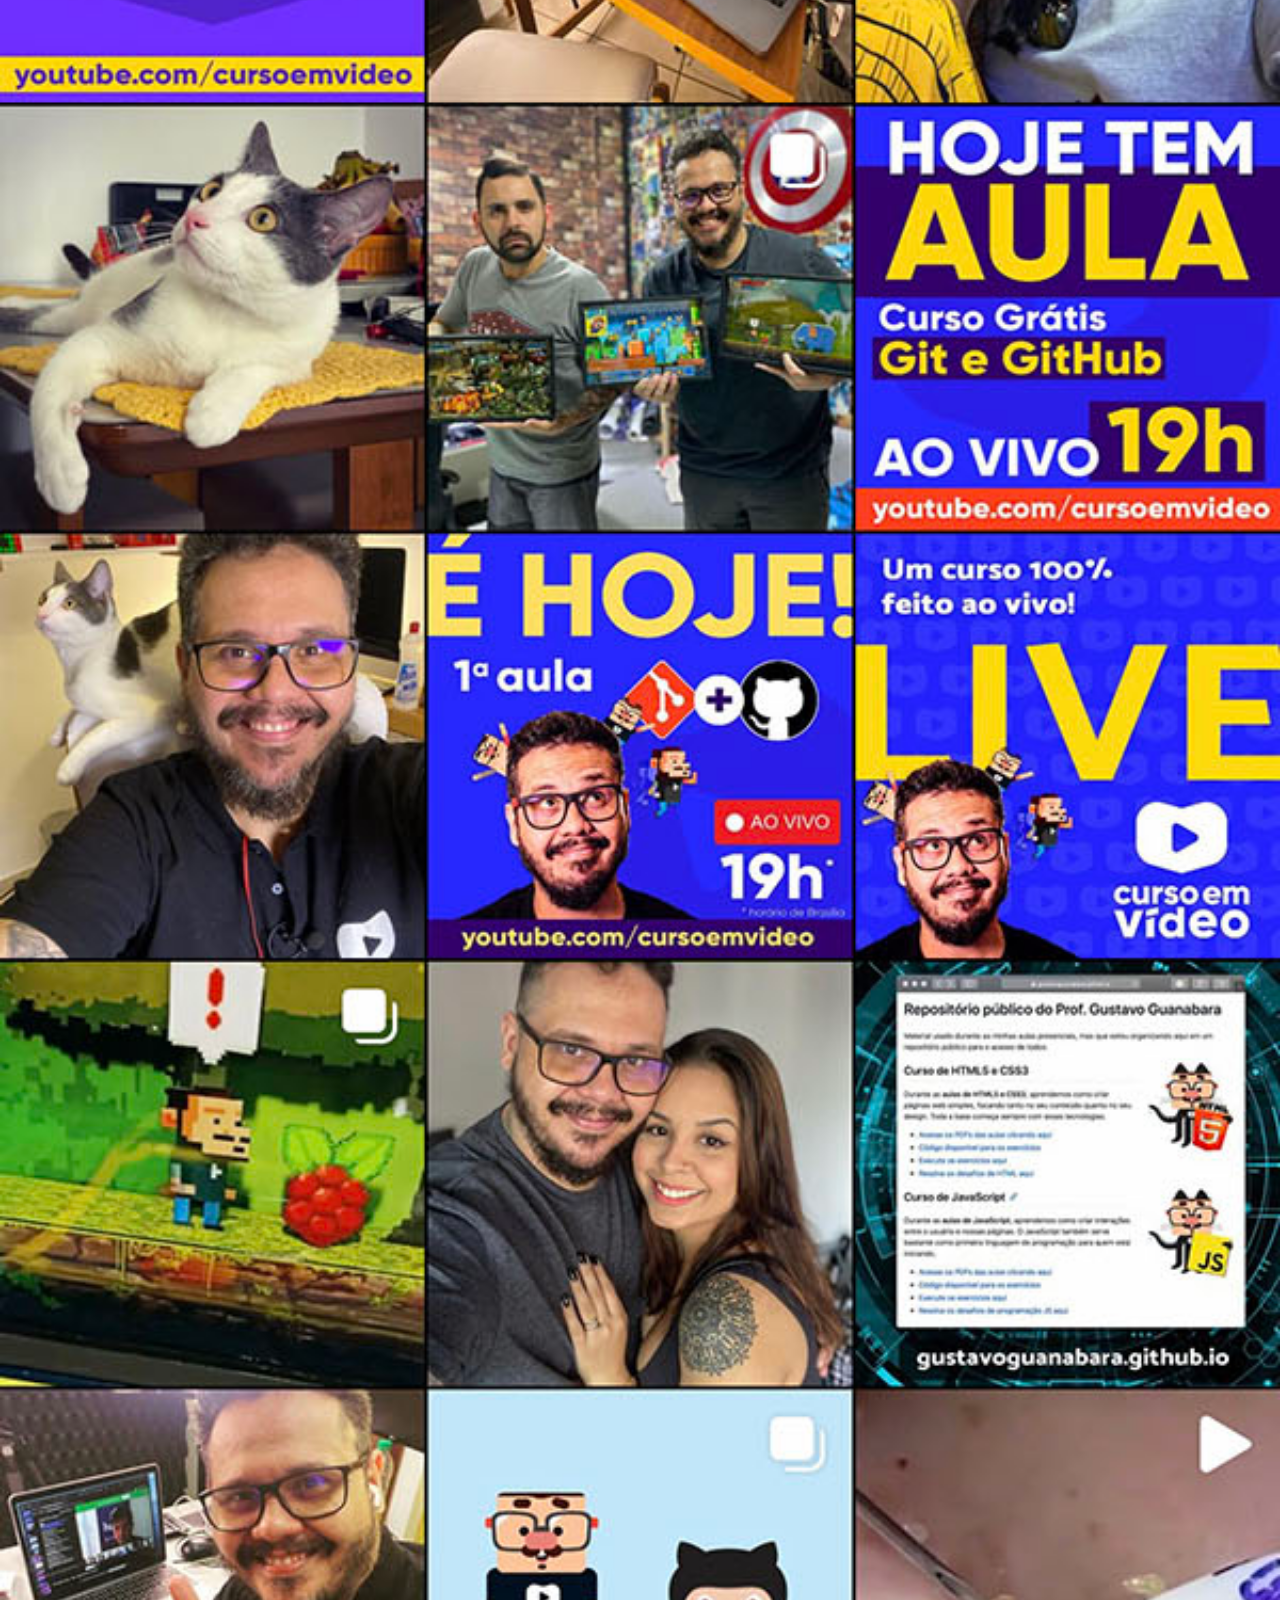
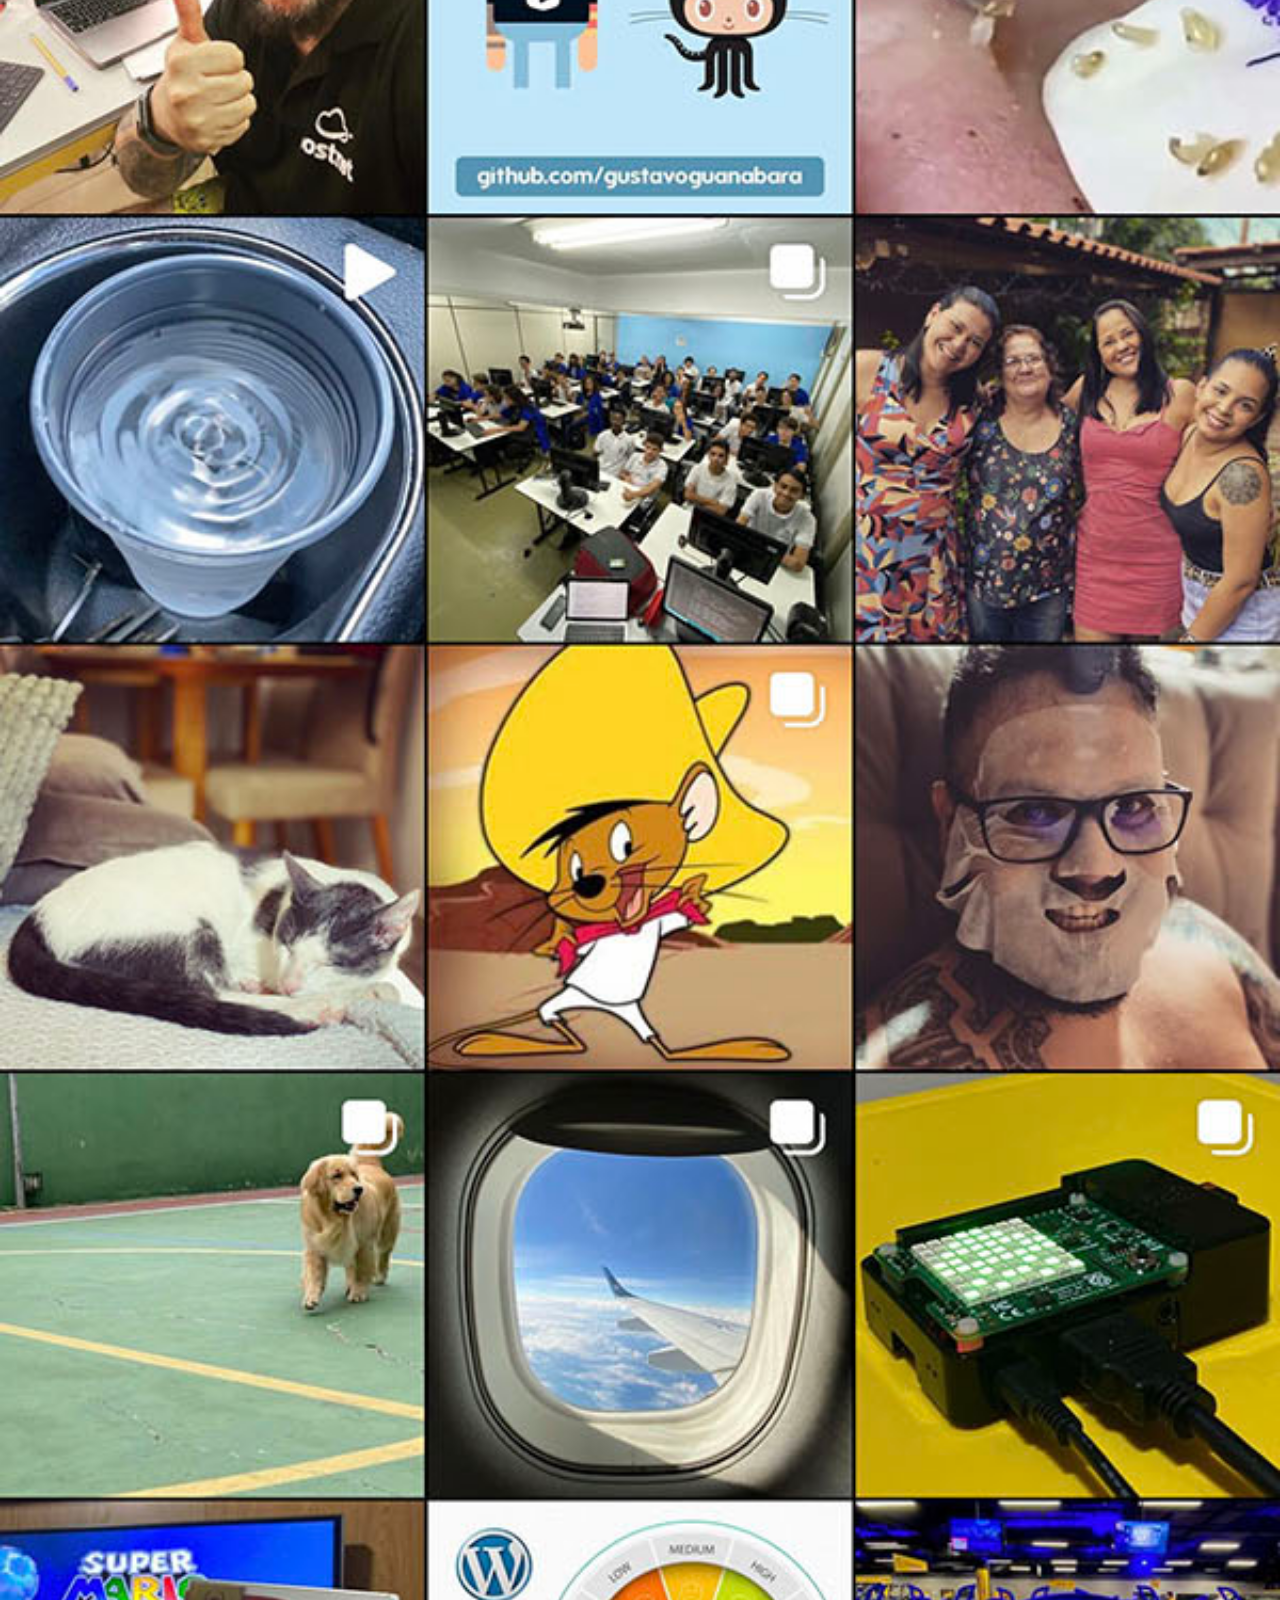
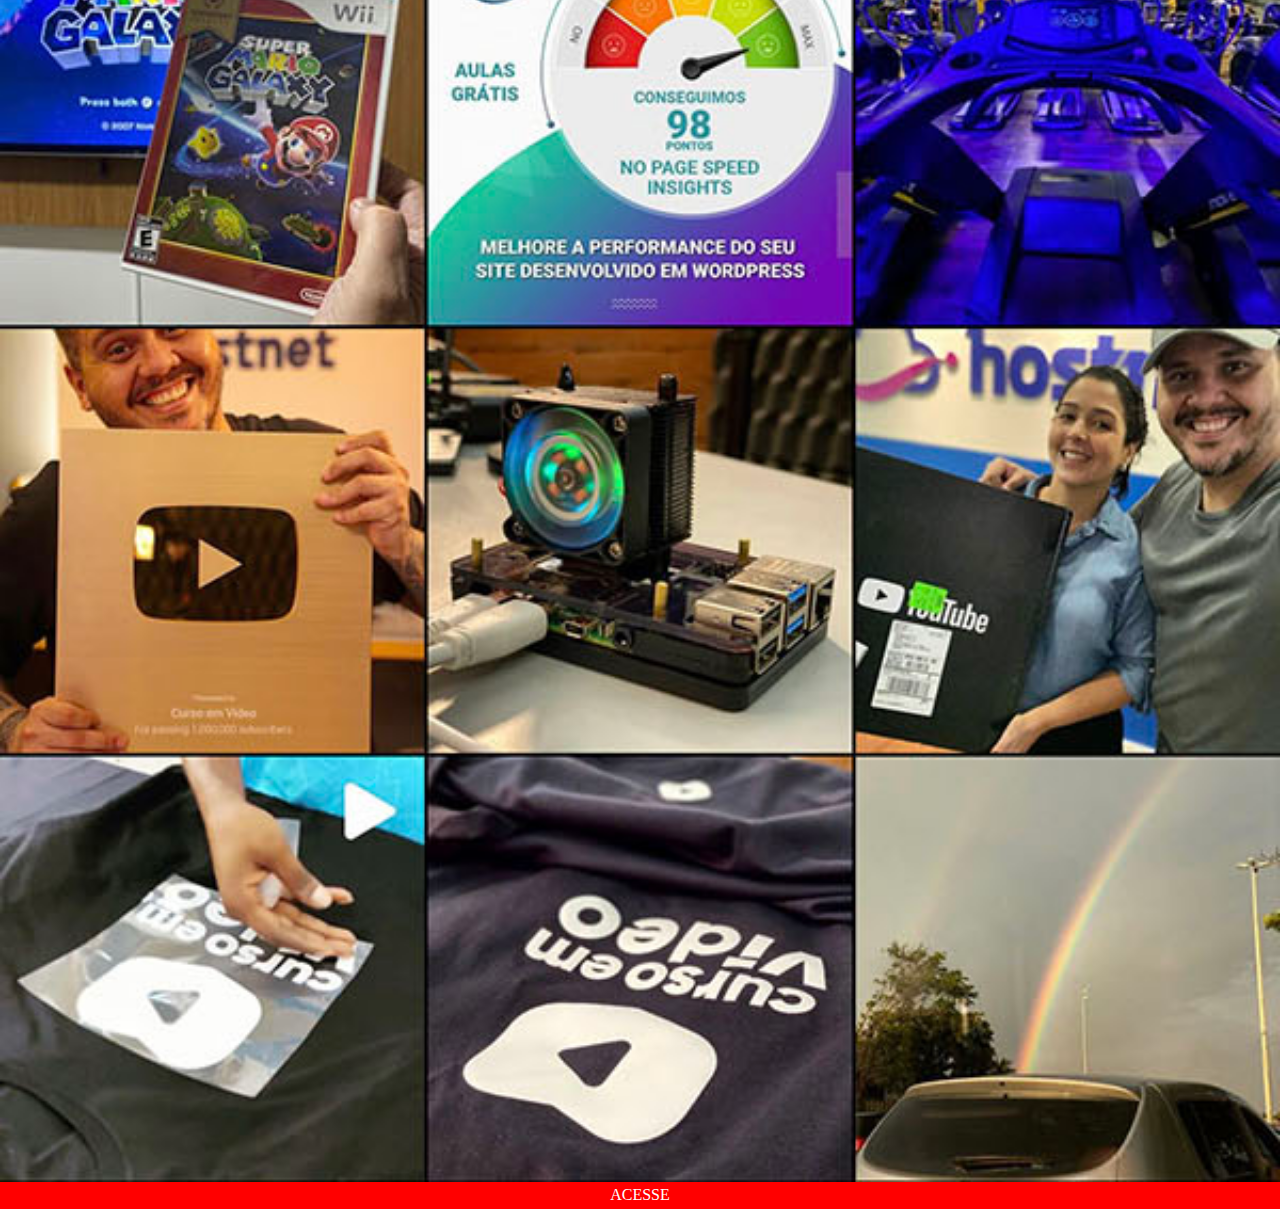
<file: instagram.html>
<!DOCTYPE html>
<html lang="pt-br">
<head>
    <meta charset="UTF-8">
    <meta name="viewport" content="width=device-width, initial-scale=1.0">
    <title>instagran</title>
    <style>

        *{
            margin: 0px;
            padding: 0px;
        }

        ::-webkit-scrollbar{
            width: 0px;
            height: 0px;
        }

        img{
            width: 100vw;
        } 

        a{
            display: block;
            padding: 5px;
            text-align: center;
            color: white;
            text-decoration: none;
            margin-top: -5px;
            background-color: red;
        }
        a:hover{
            background-color: rgba(255, 0, 0, 0.918);
        }

    </style>
</head>
<body>
    <img src="imagens/tela-instagram.jpg" alt=""><a href="https://www.instagram.com/gustavoguanabara/" target="_blank">ACESSE</a>
</body>
</html>
</file>
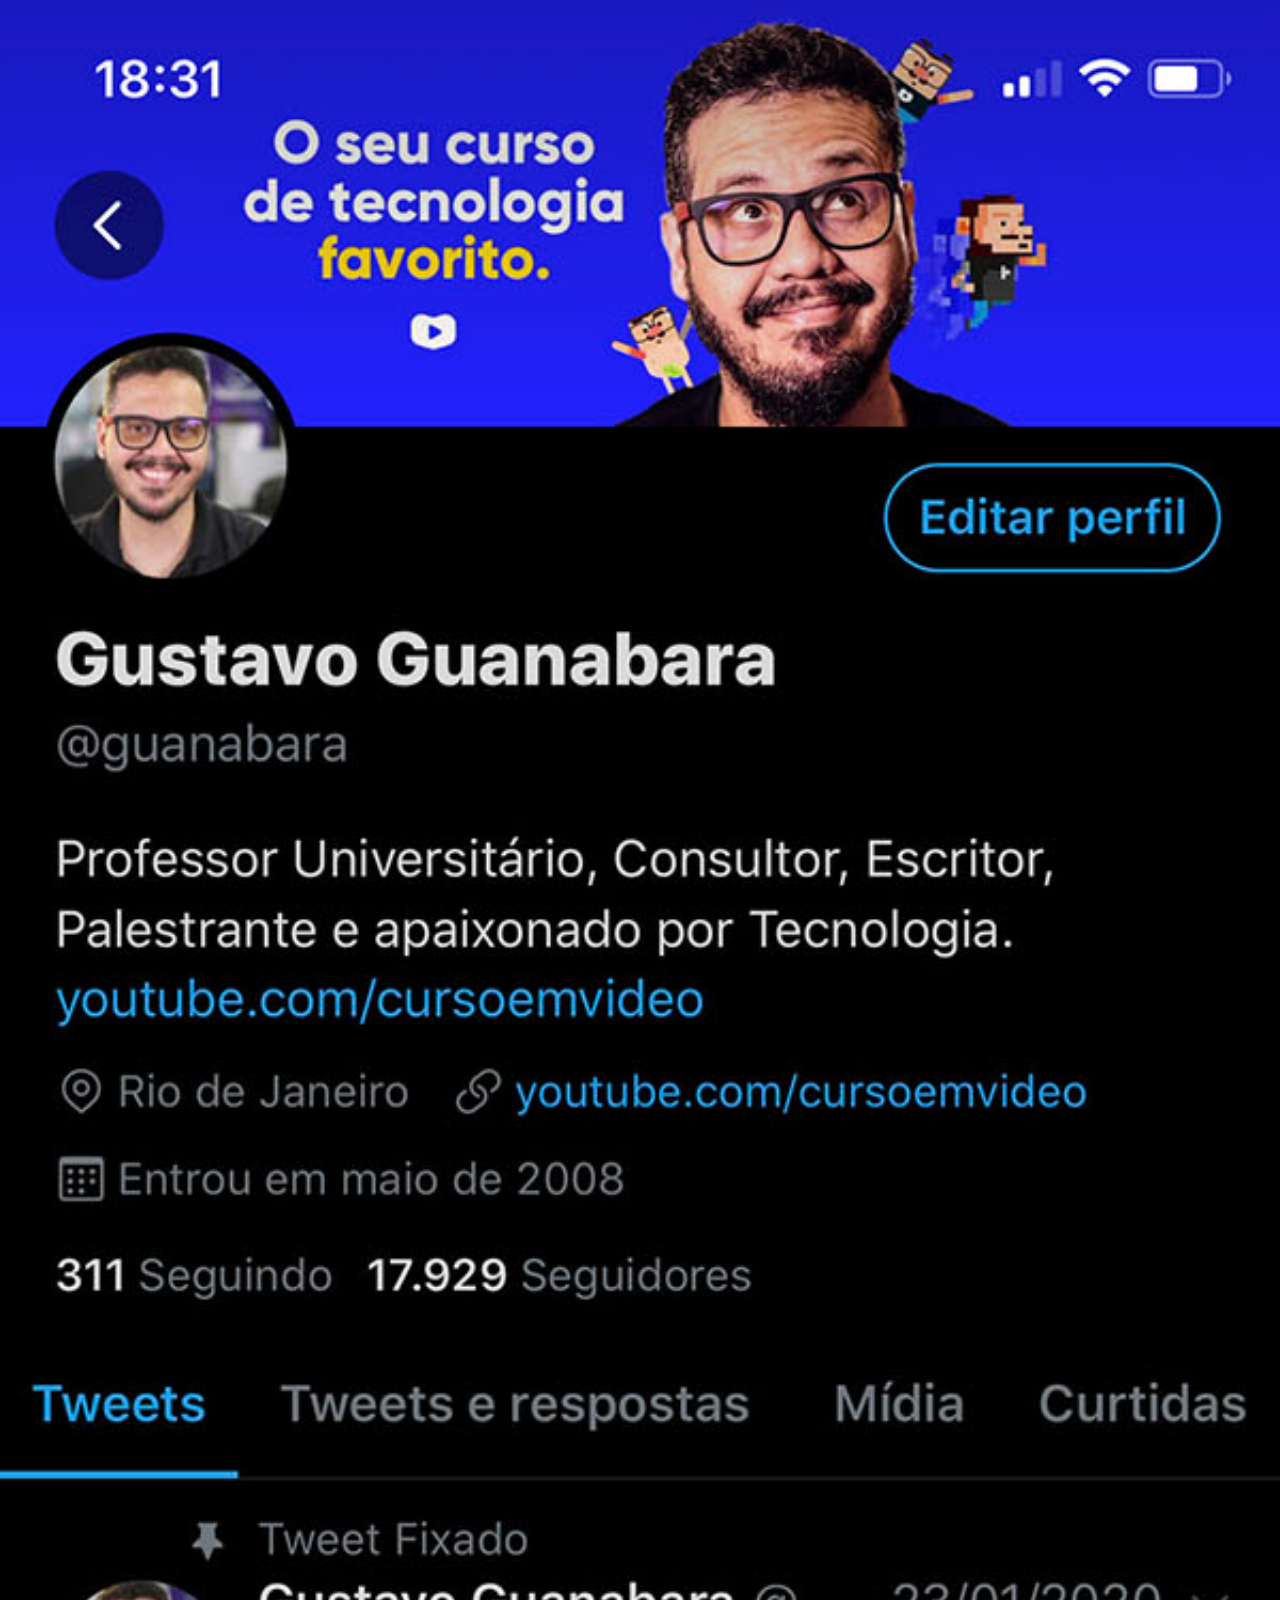
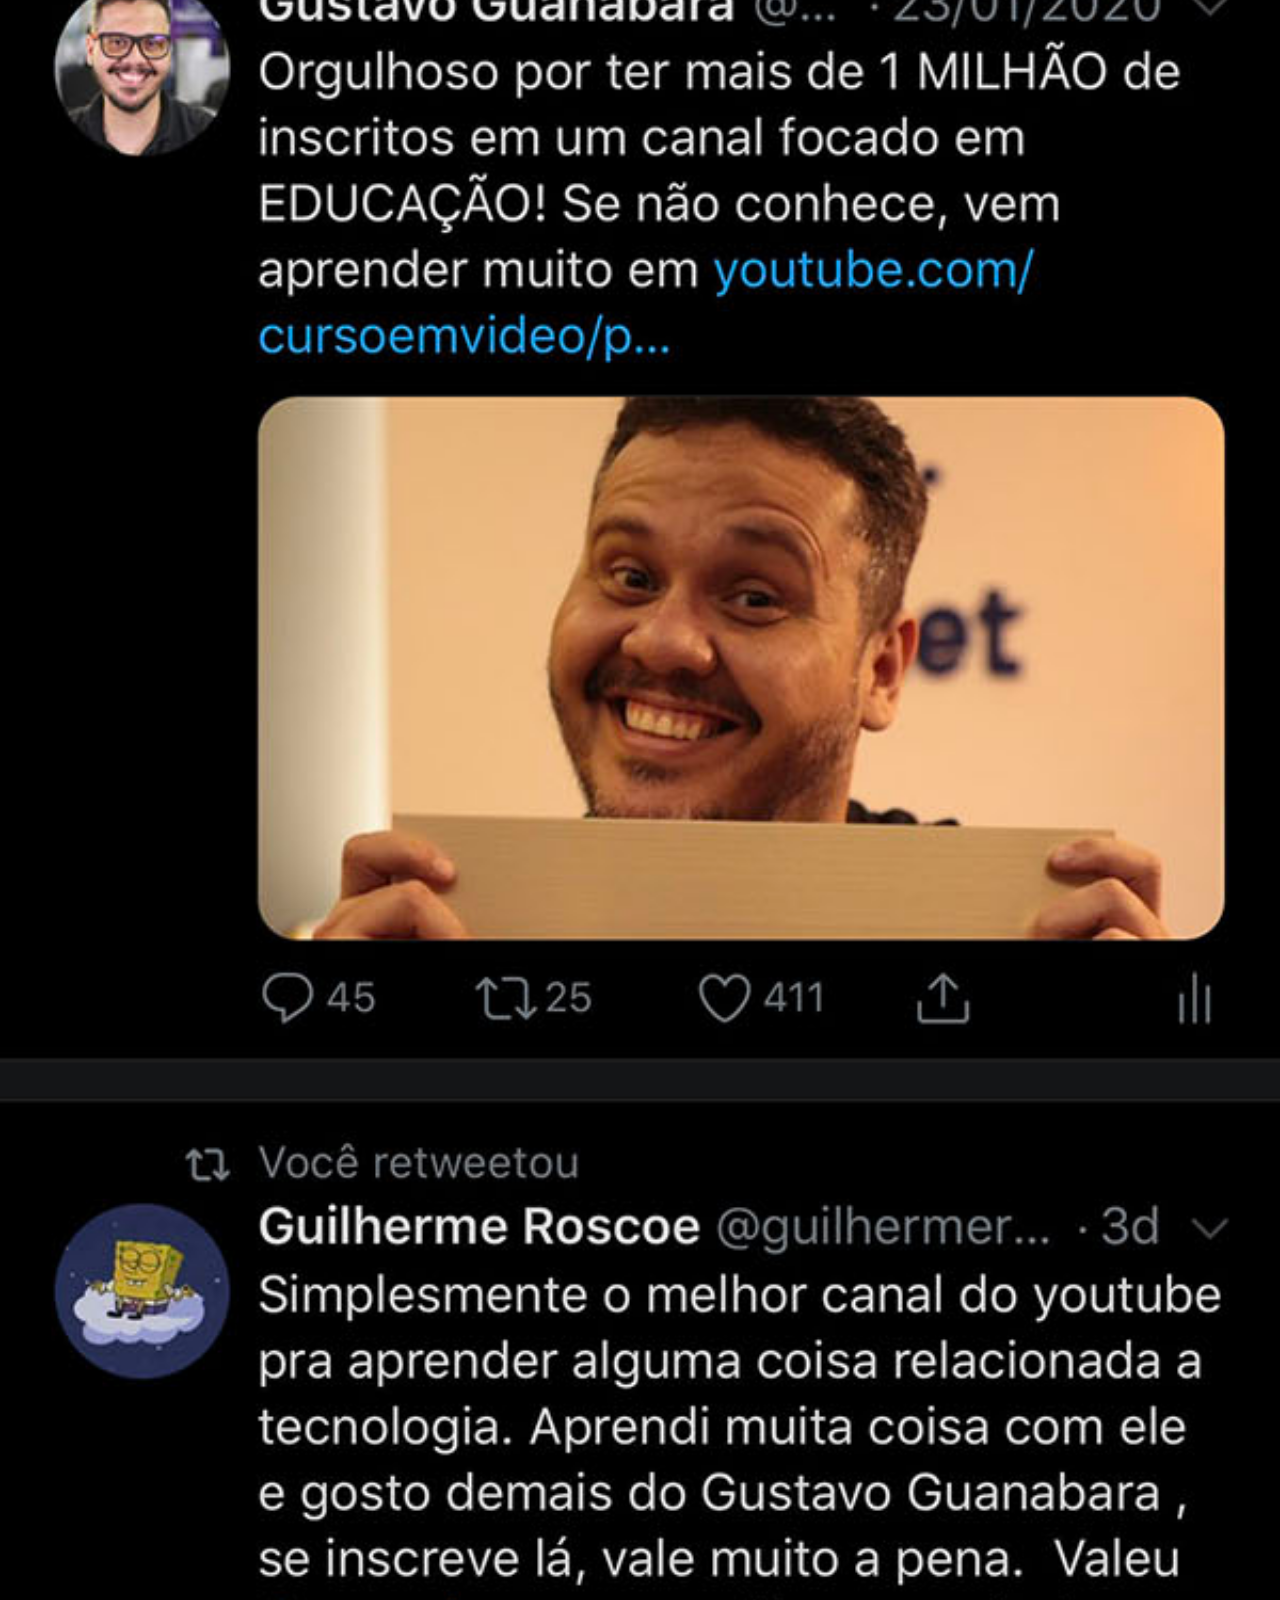
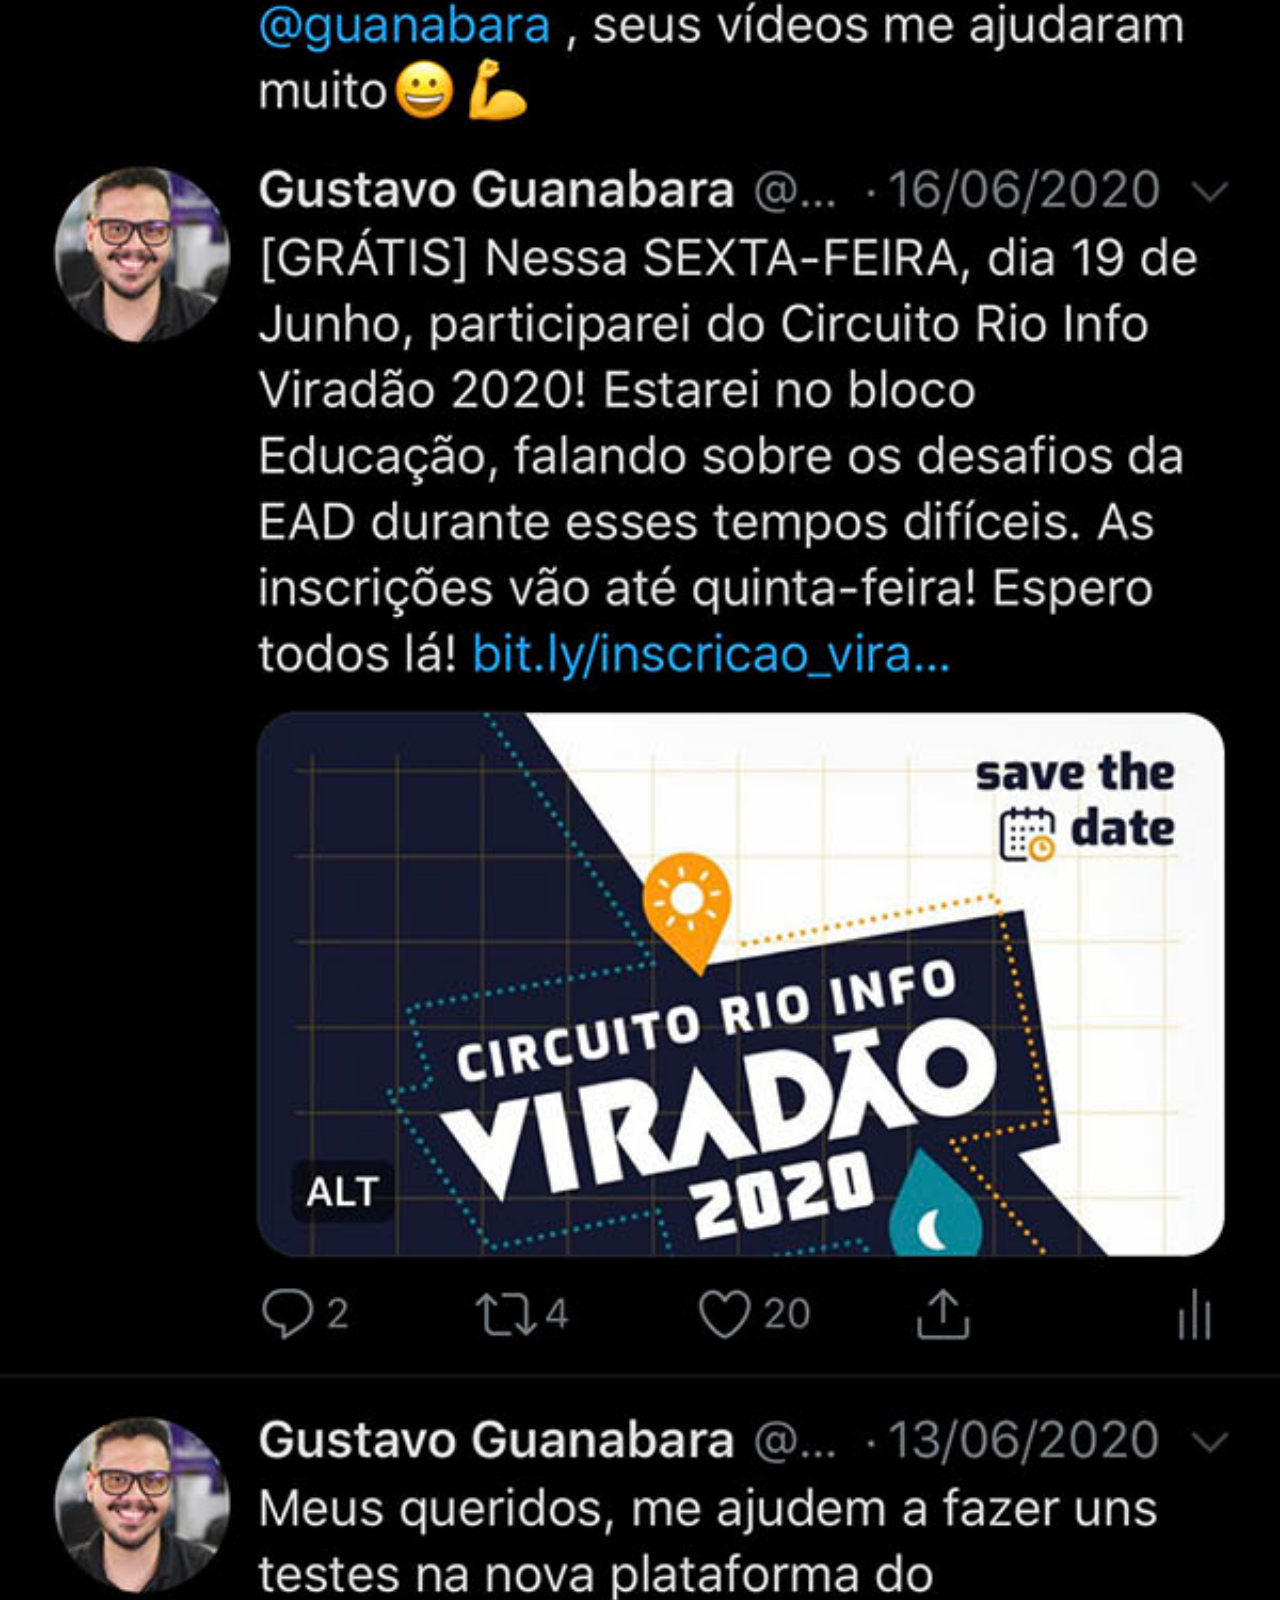
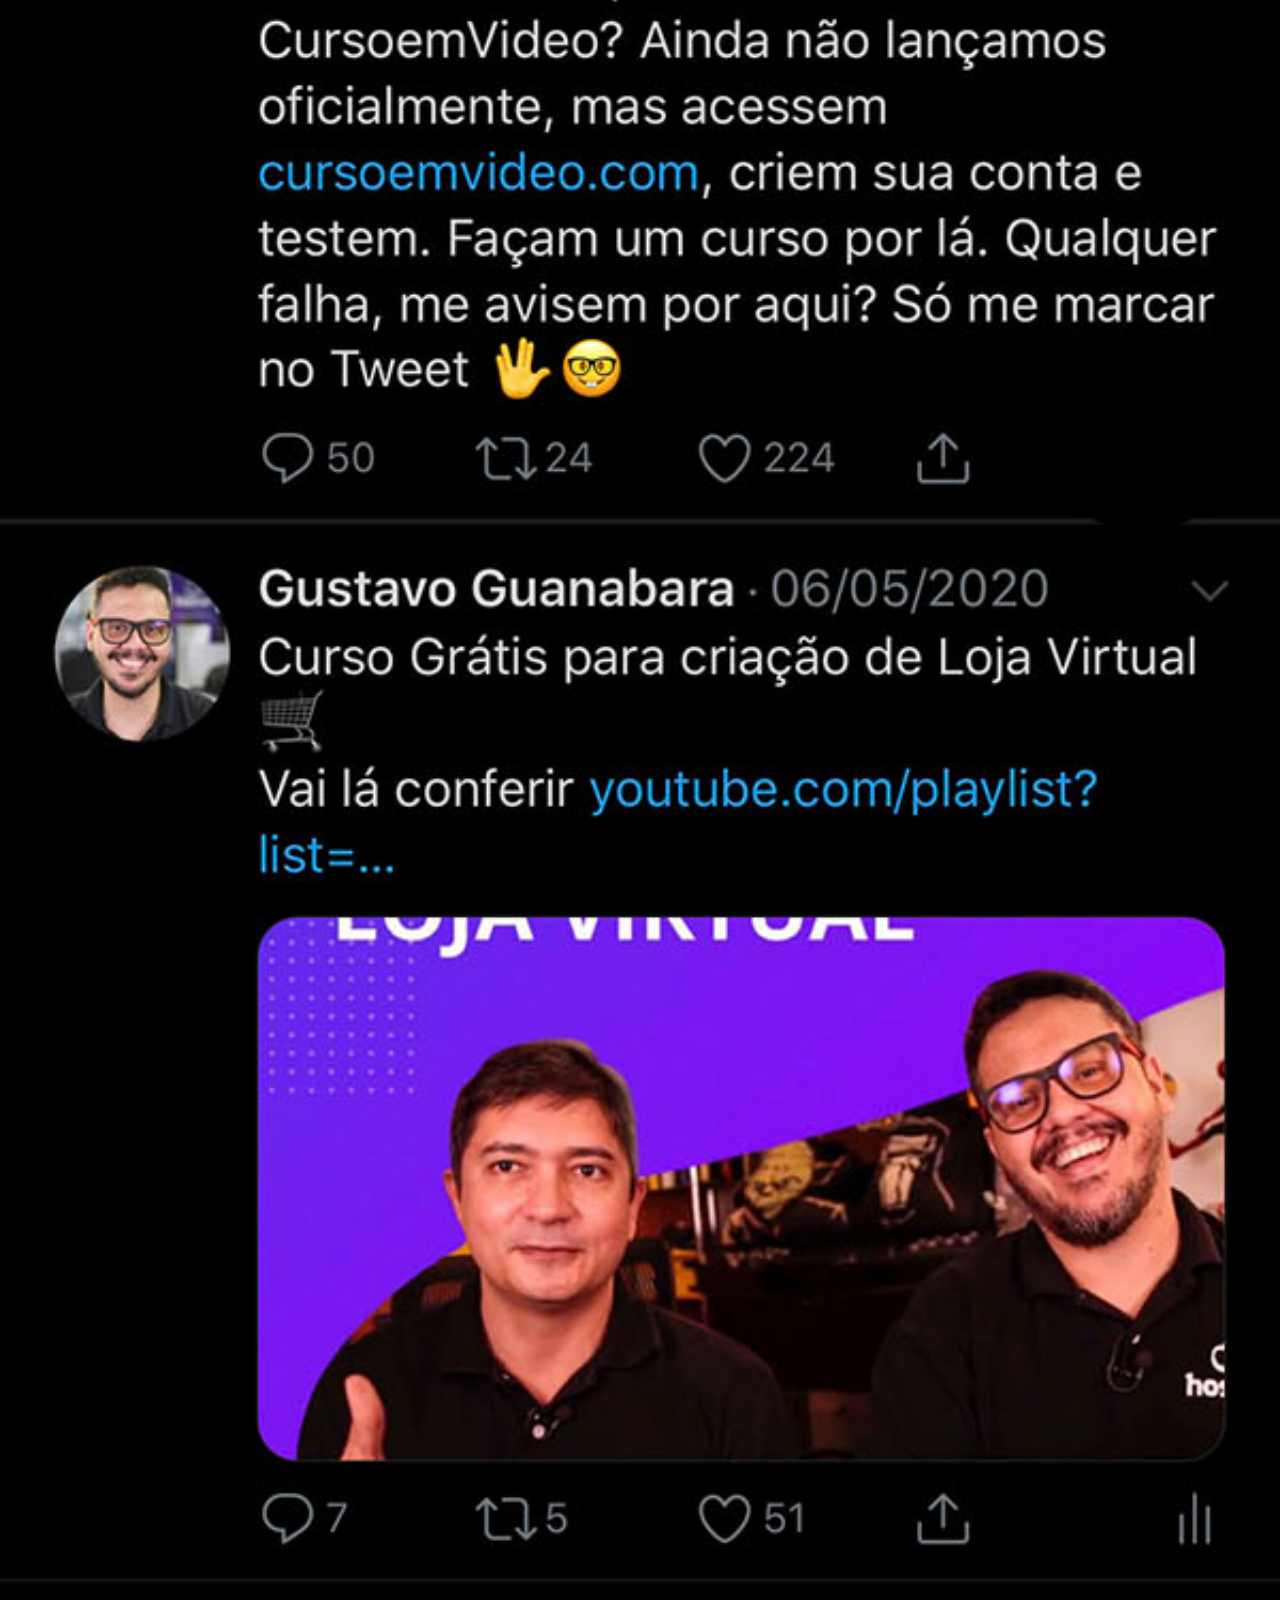
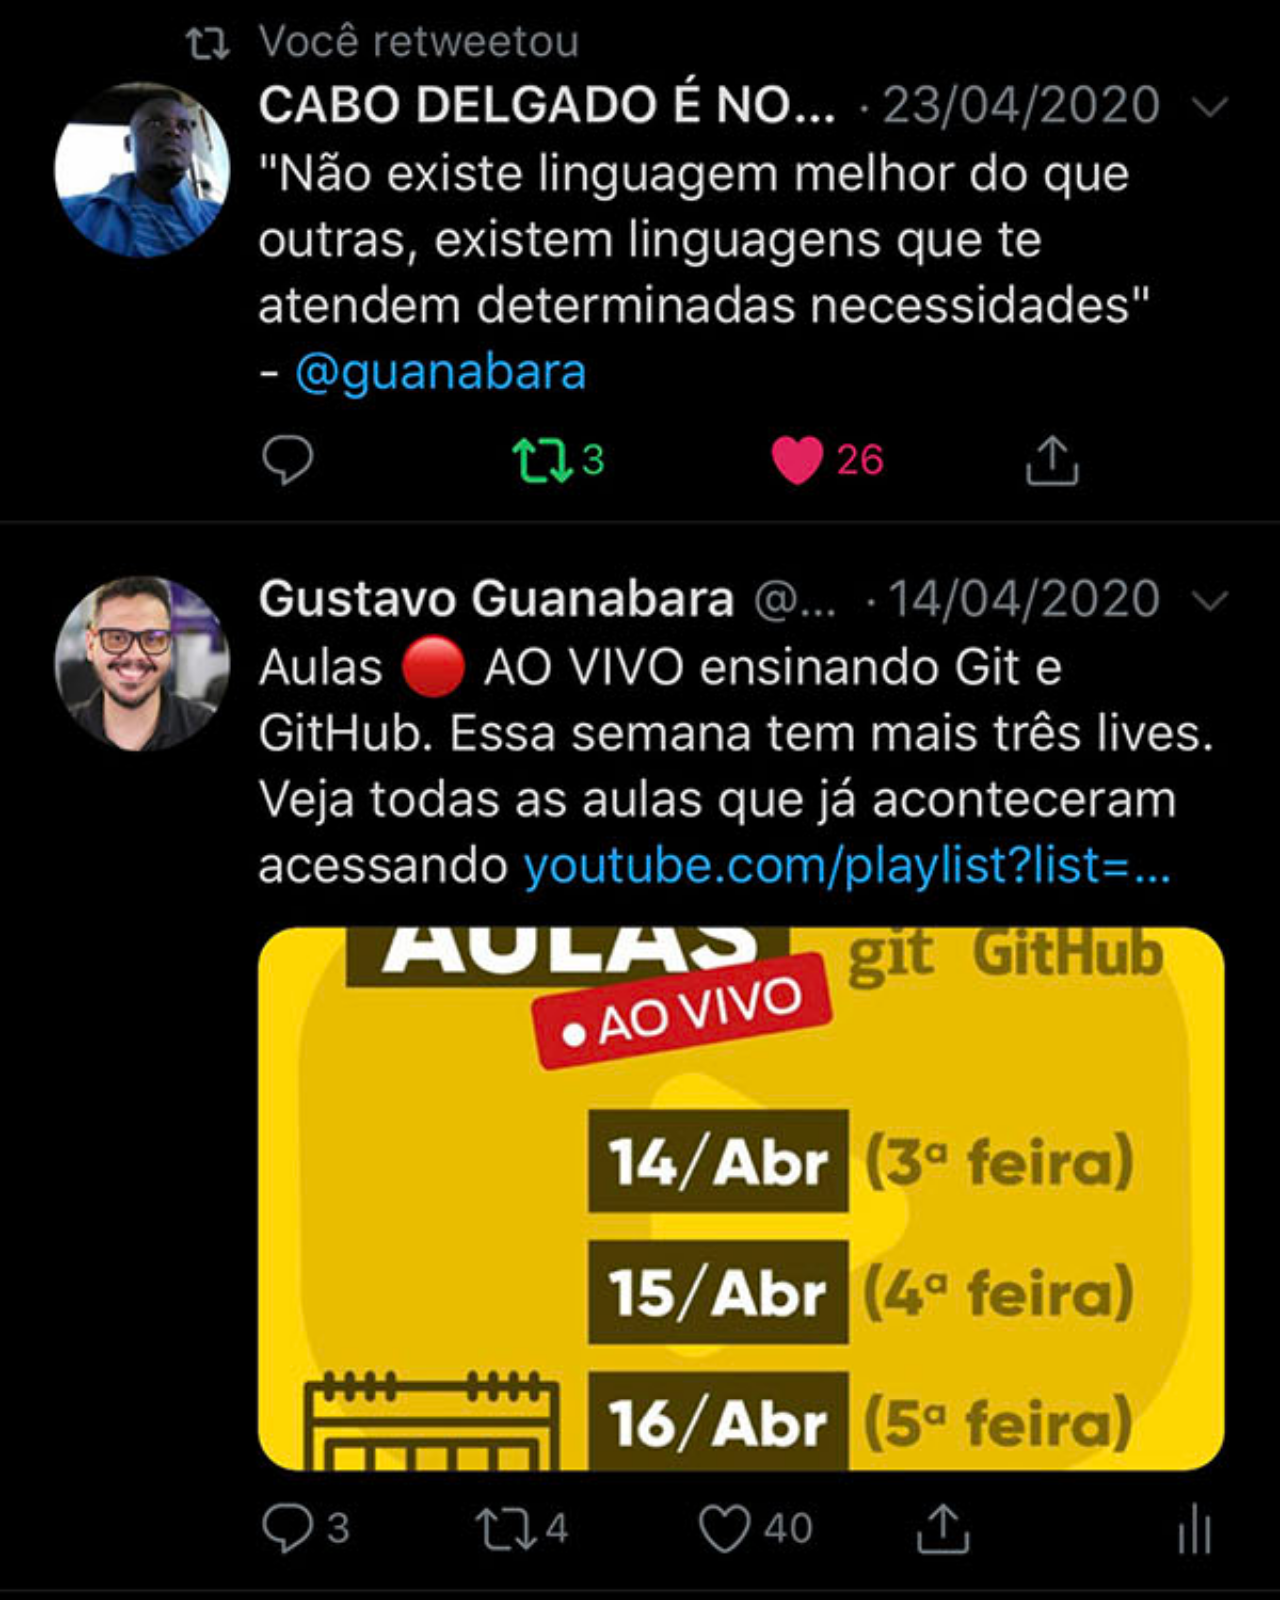
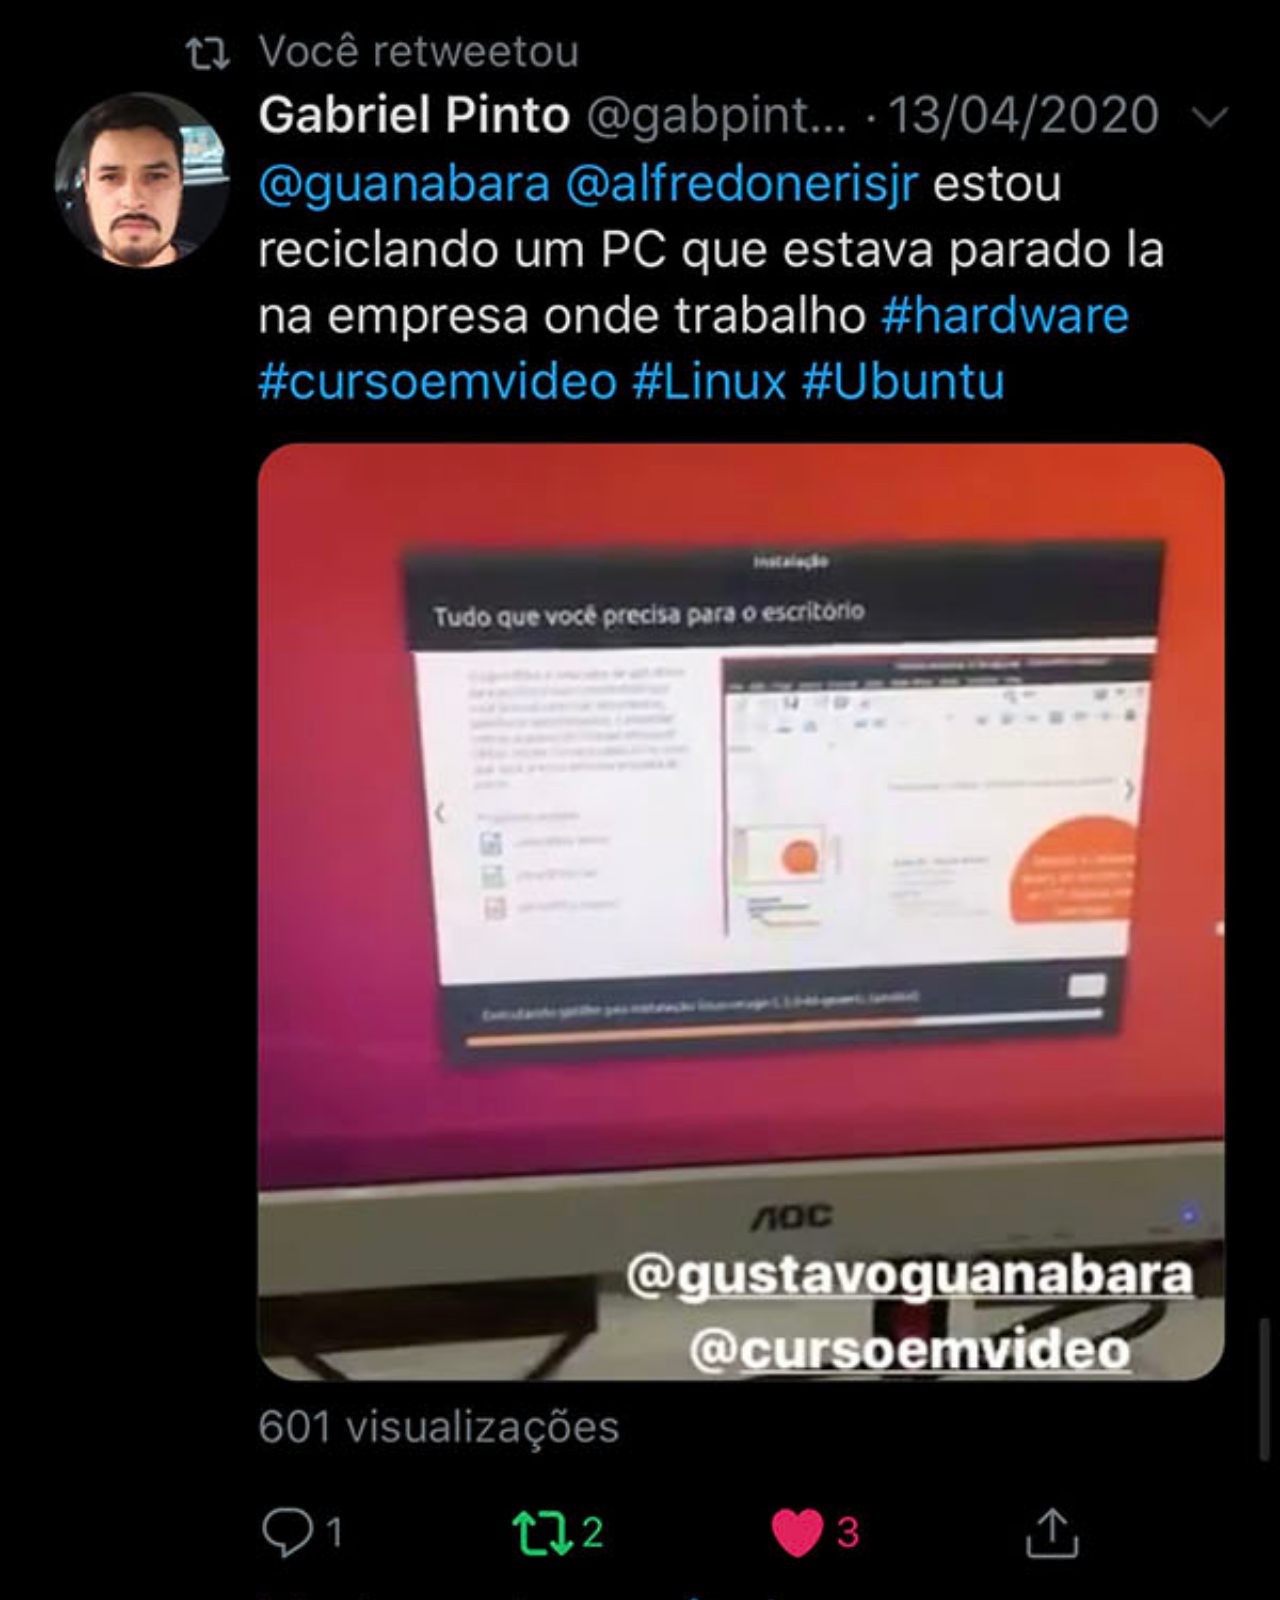
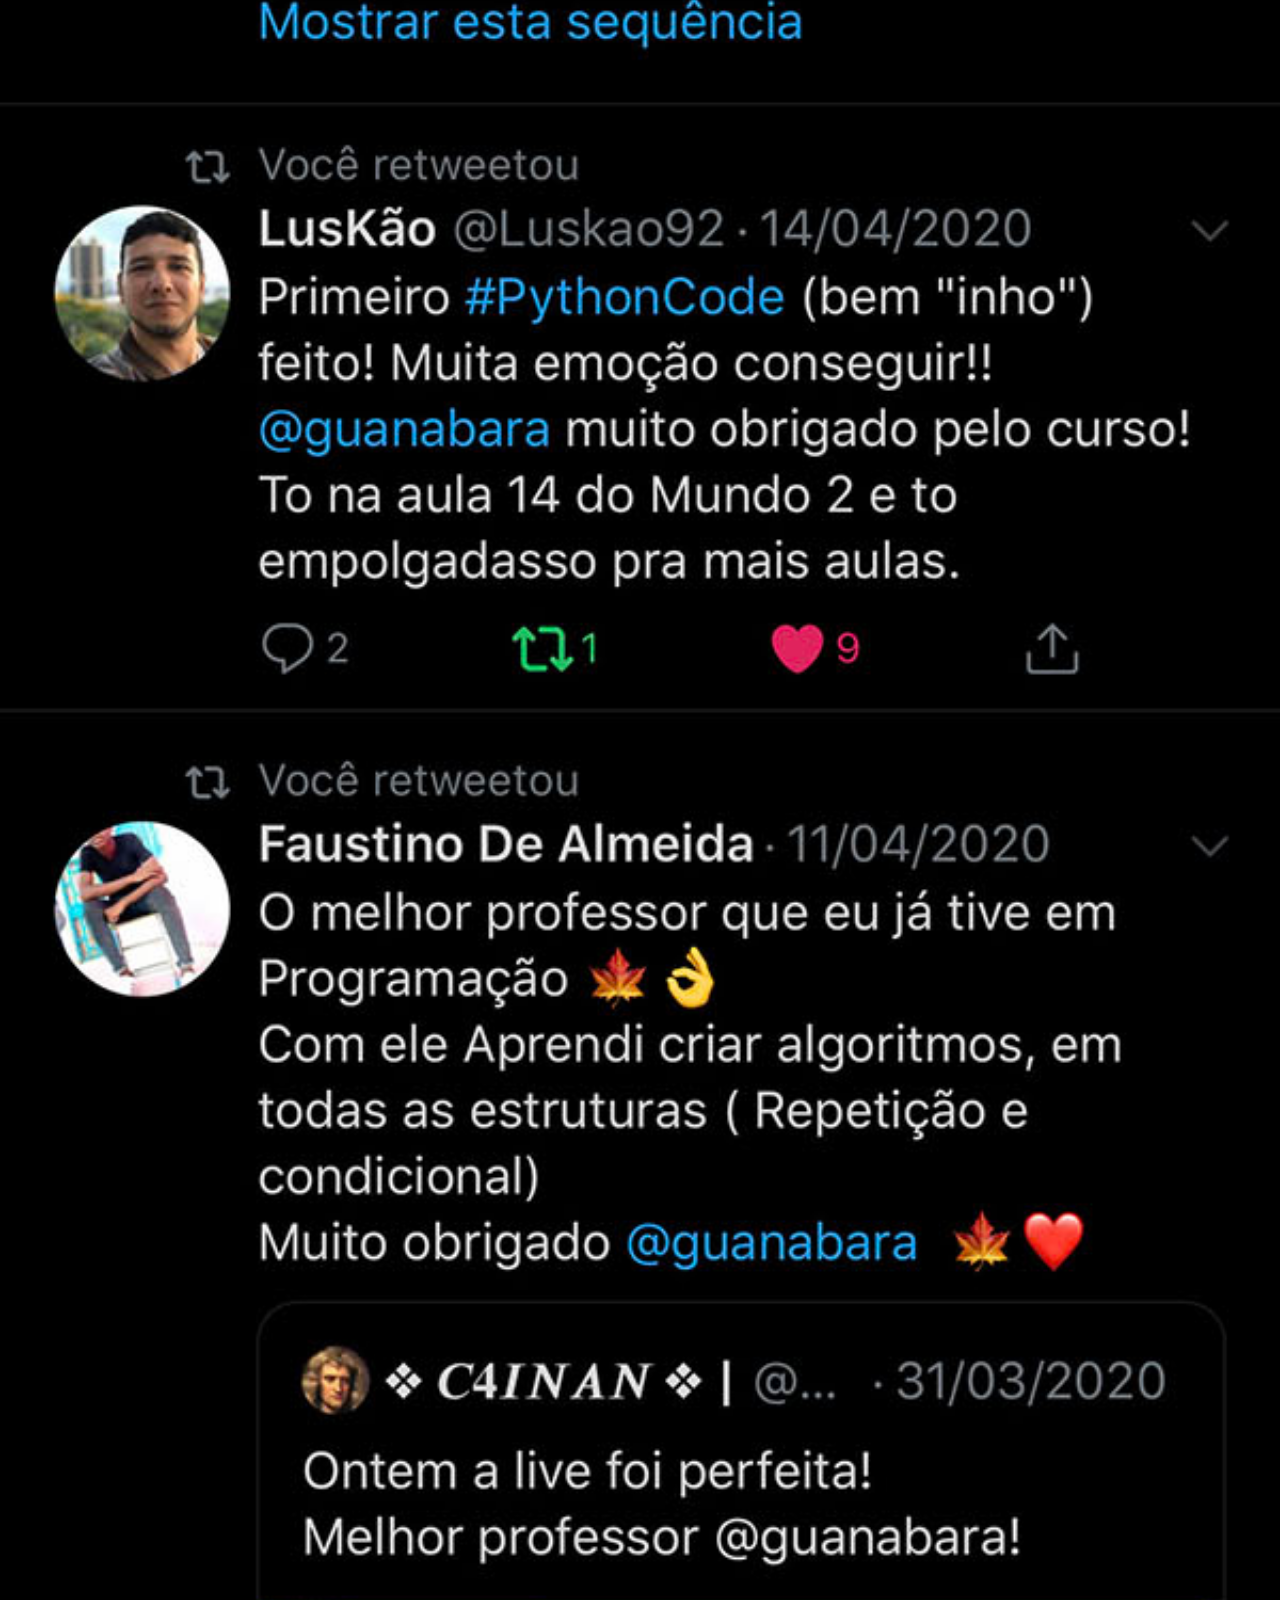
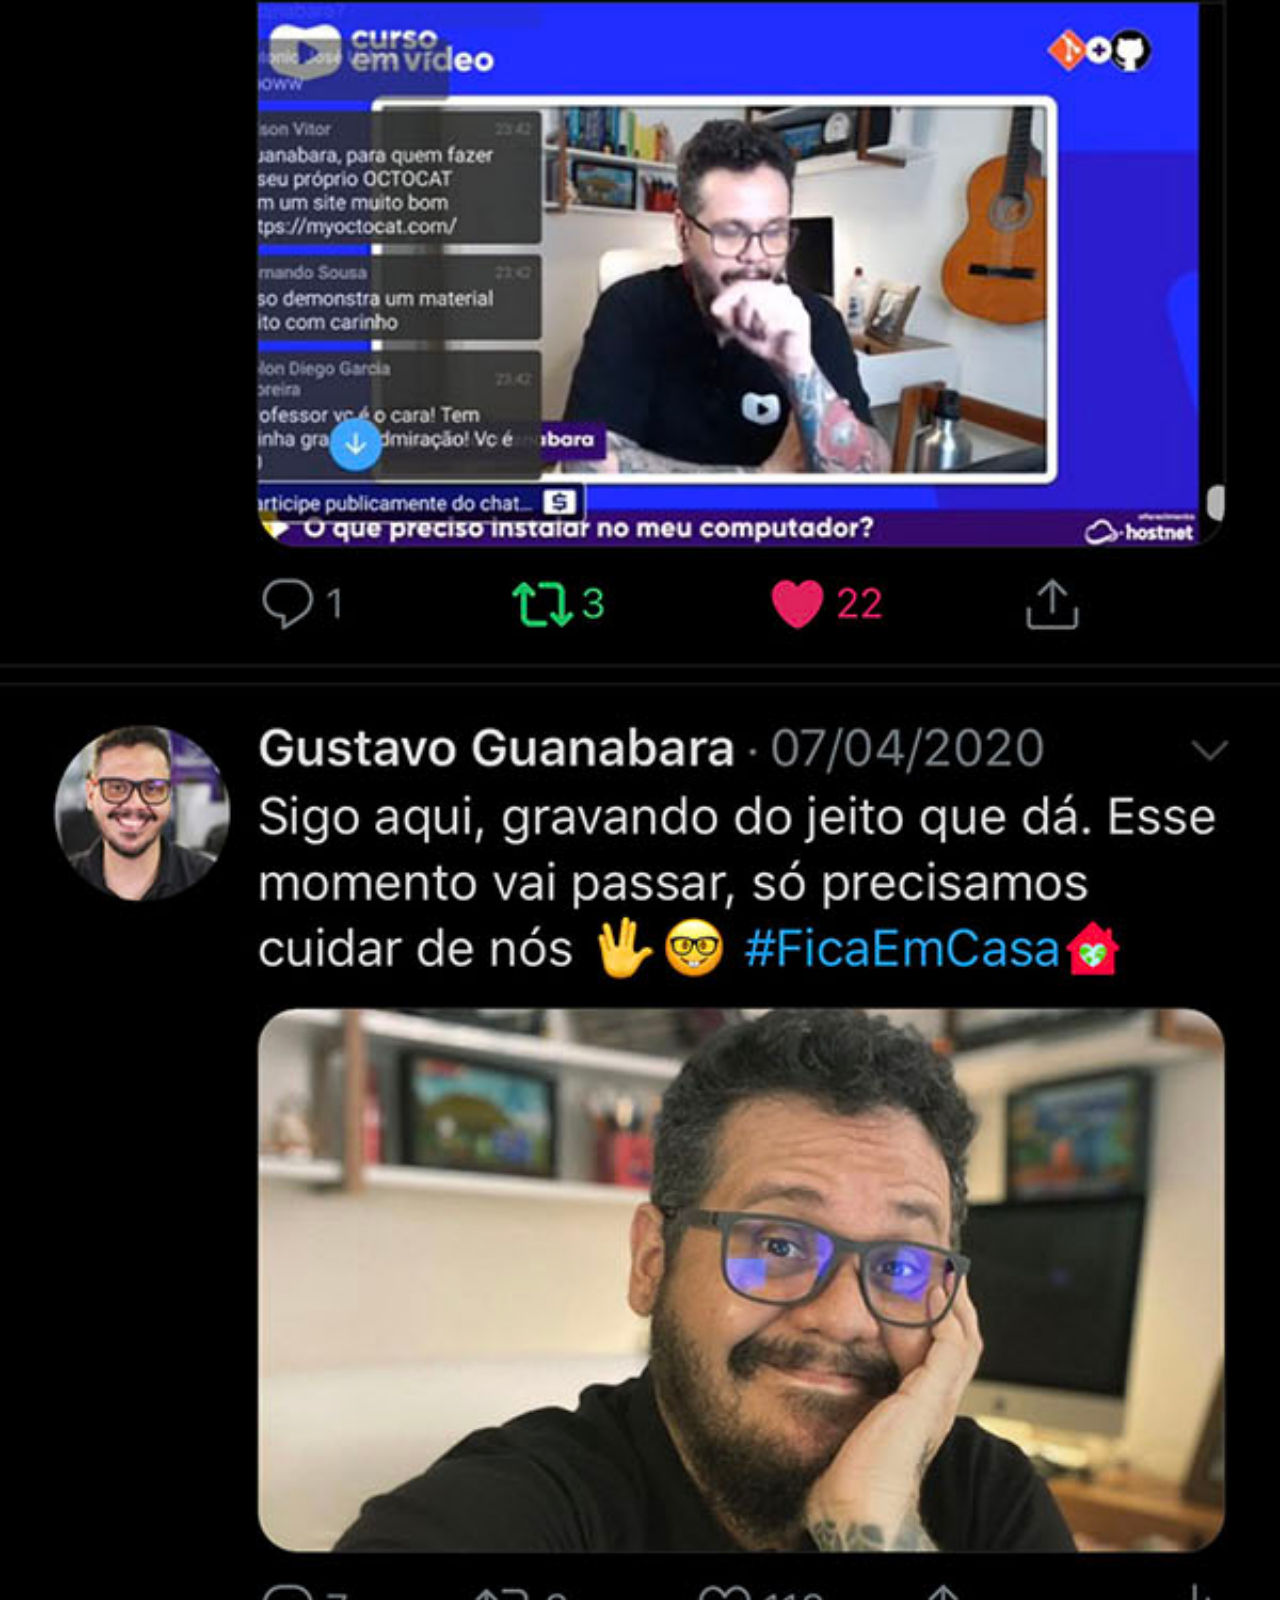
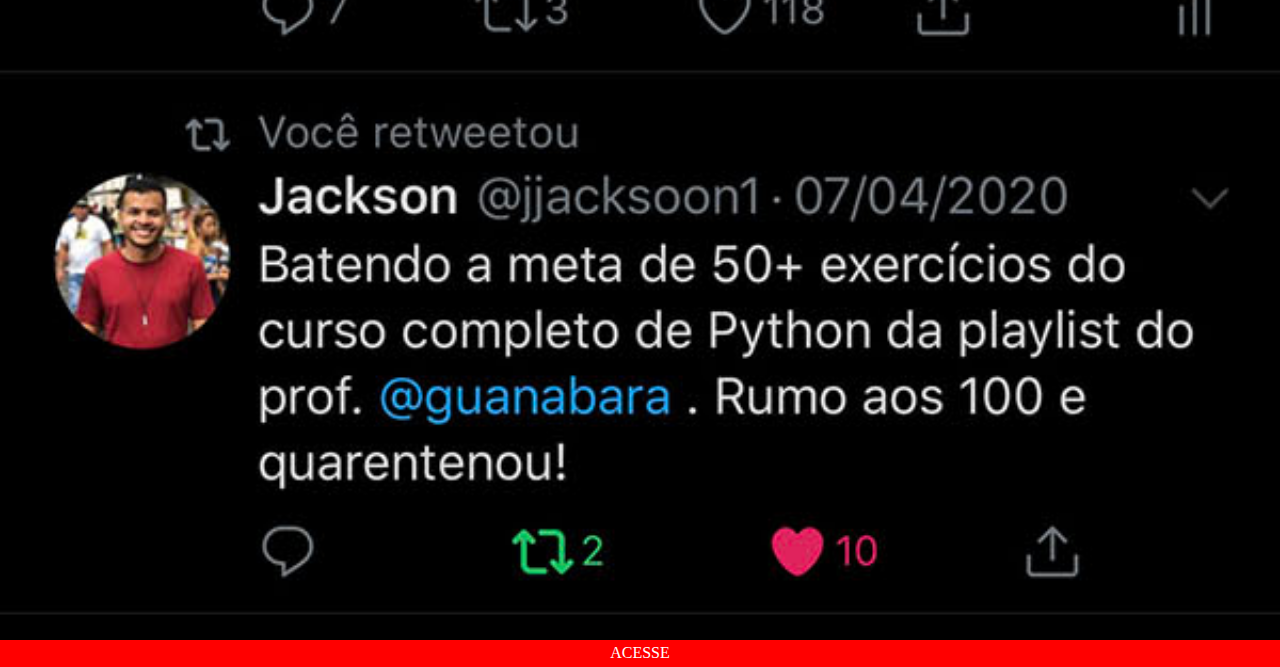
<file: twitter.html>
<!DOCTYPE html>
<html lang="pt-br">
<head>
    <meta charset="UTF-8">
    <meta name="viewport" content="width=device-width, initial-scale=1.0">
    <title>Document</title>
    <style>
        *{
            margin: 0px;
            padding: 0px;
        }

        ::-webkit-scrollbar{
            width: 0px;
            height: 0px;
        }
        img{
            width: 100vw;
        }
        a{
            display: block;
            margin-top: -5px;
            padding: 5px;
            text-align: center;
            color: white;
            text-decoration: none;
            background-color: red;
        }
        a:hover{
            background-color: rgba(255, 0, 0, 0.918);
        }
    </style>
</head>
<body>
    <img src="imagens/tela-twitter.jpg" alt=""><a href="https://x.com/guanabara" target="_blank">ACESSE</a>
</body>
</html>
</file>
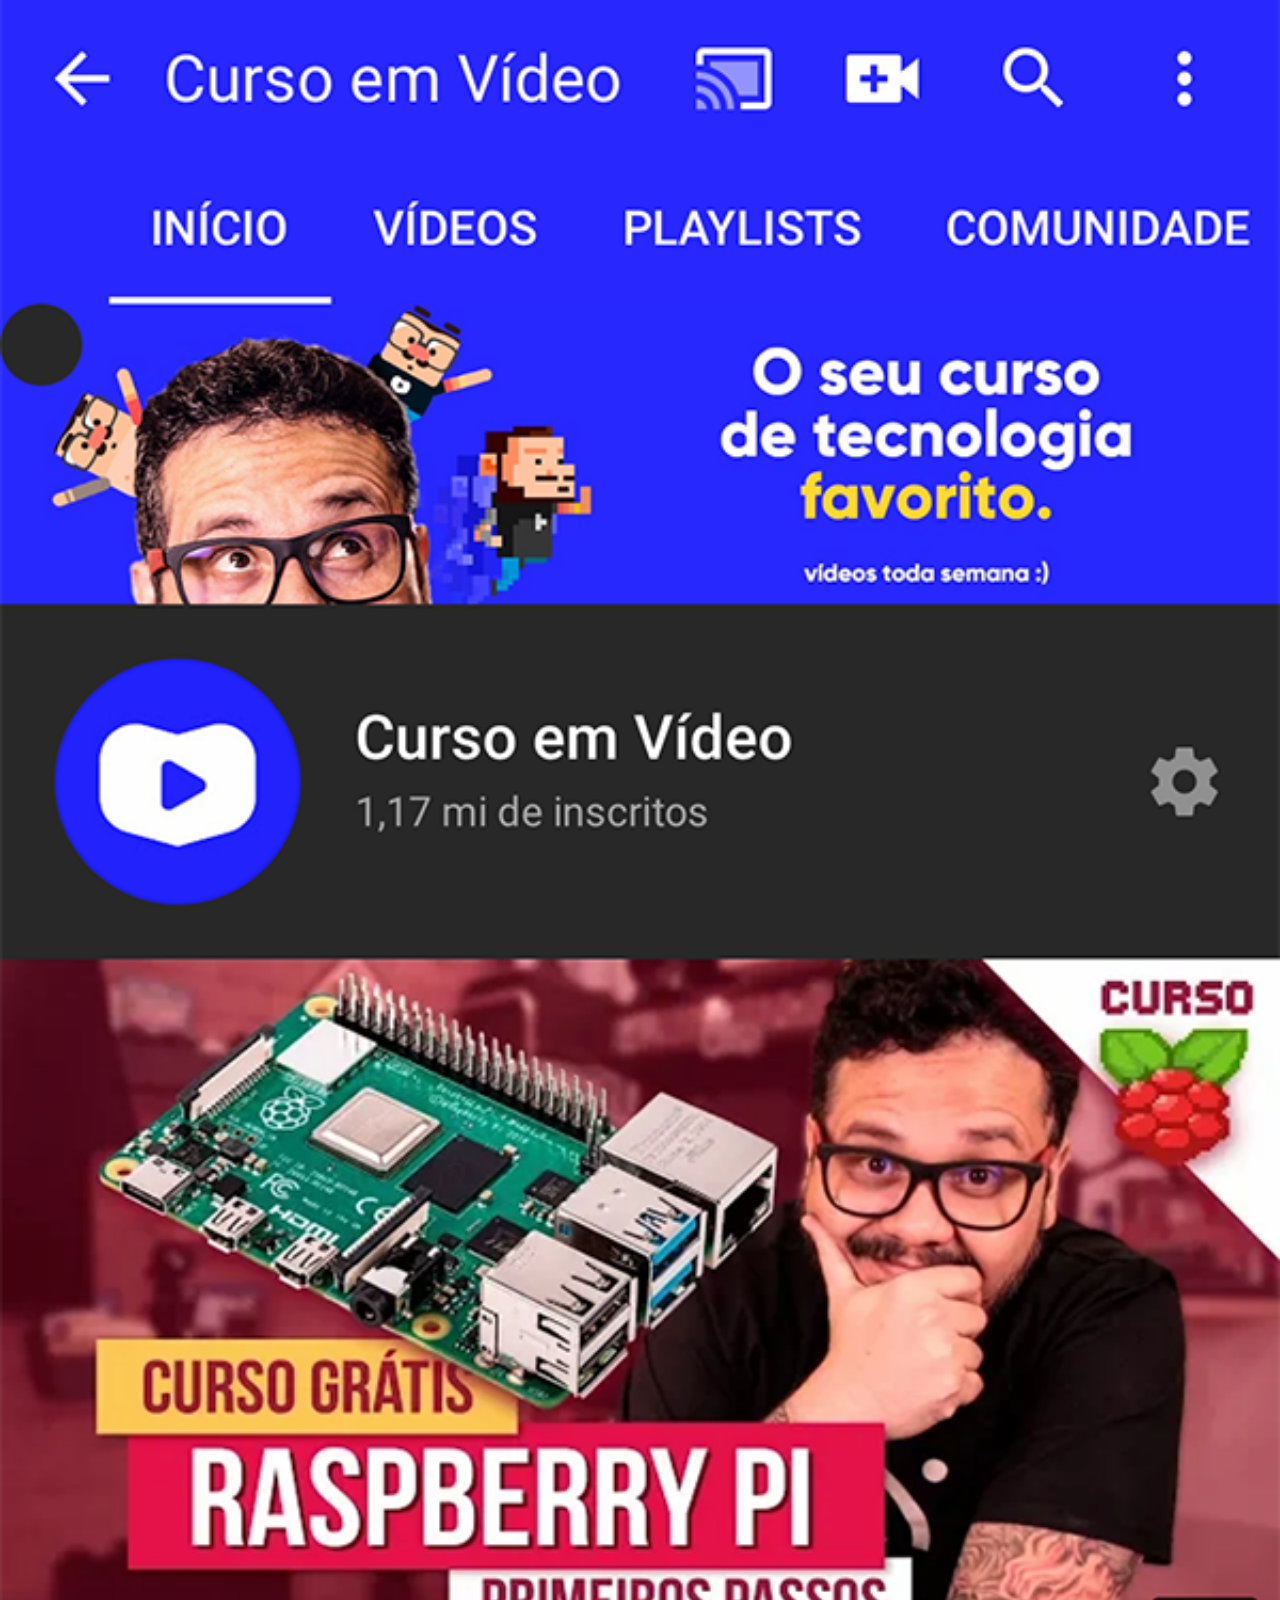
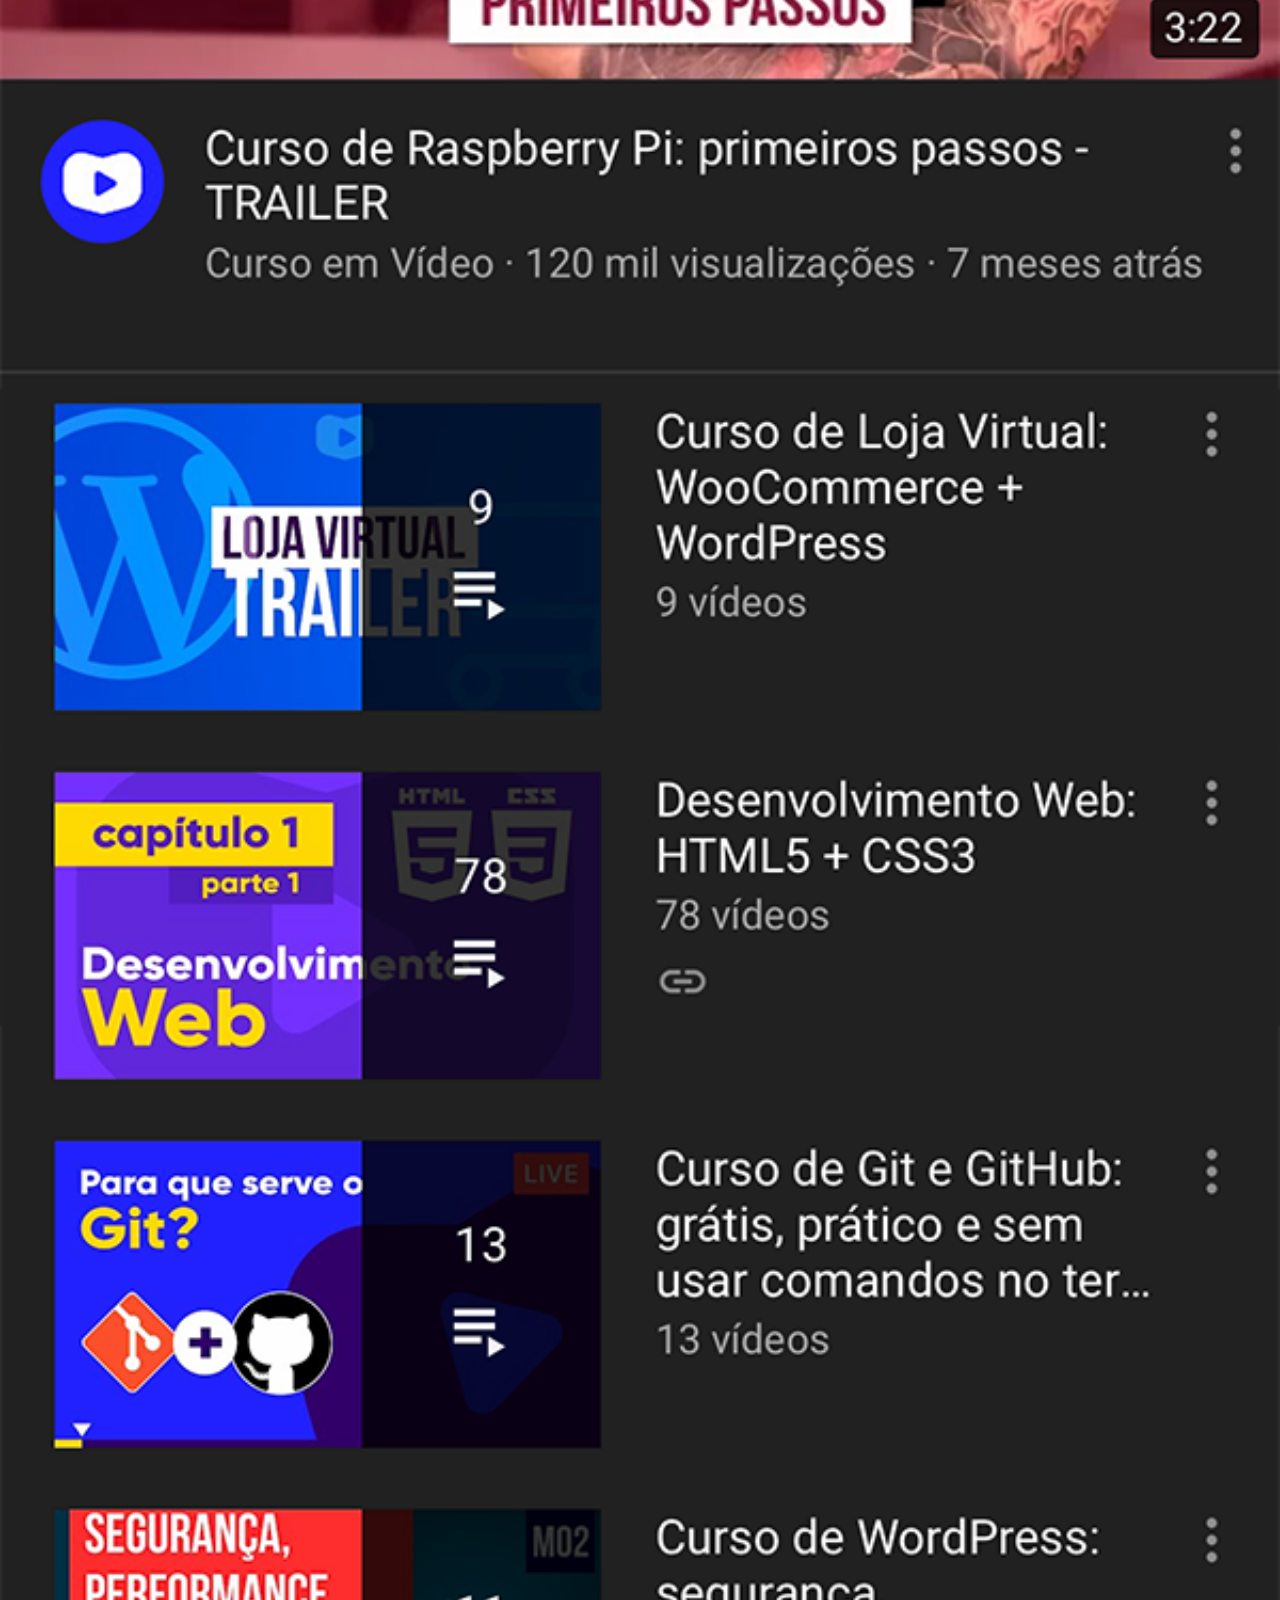
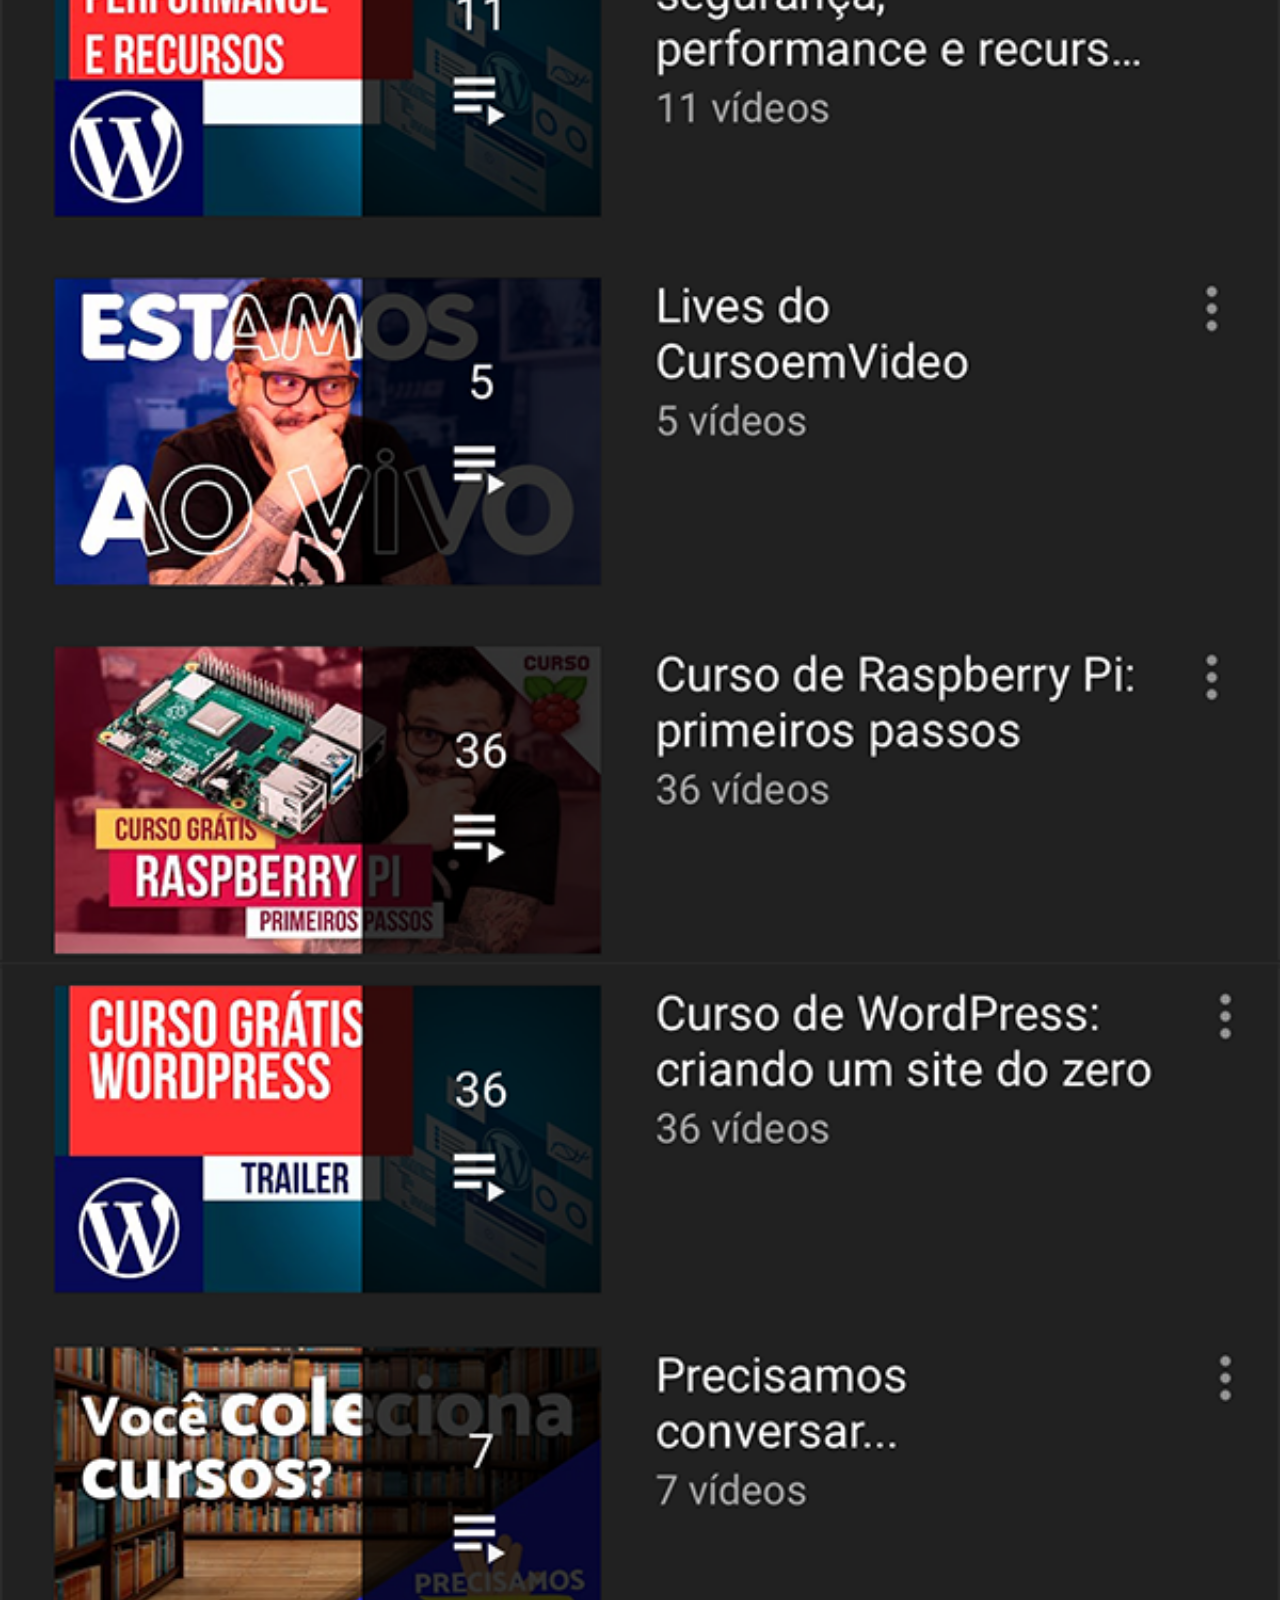
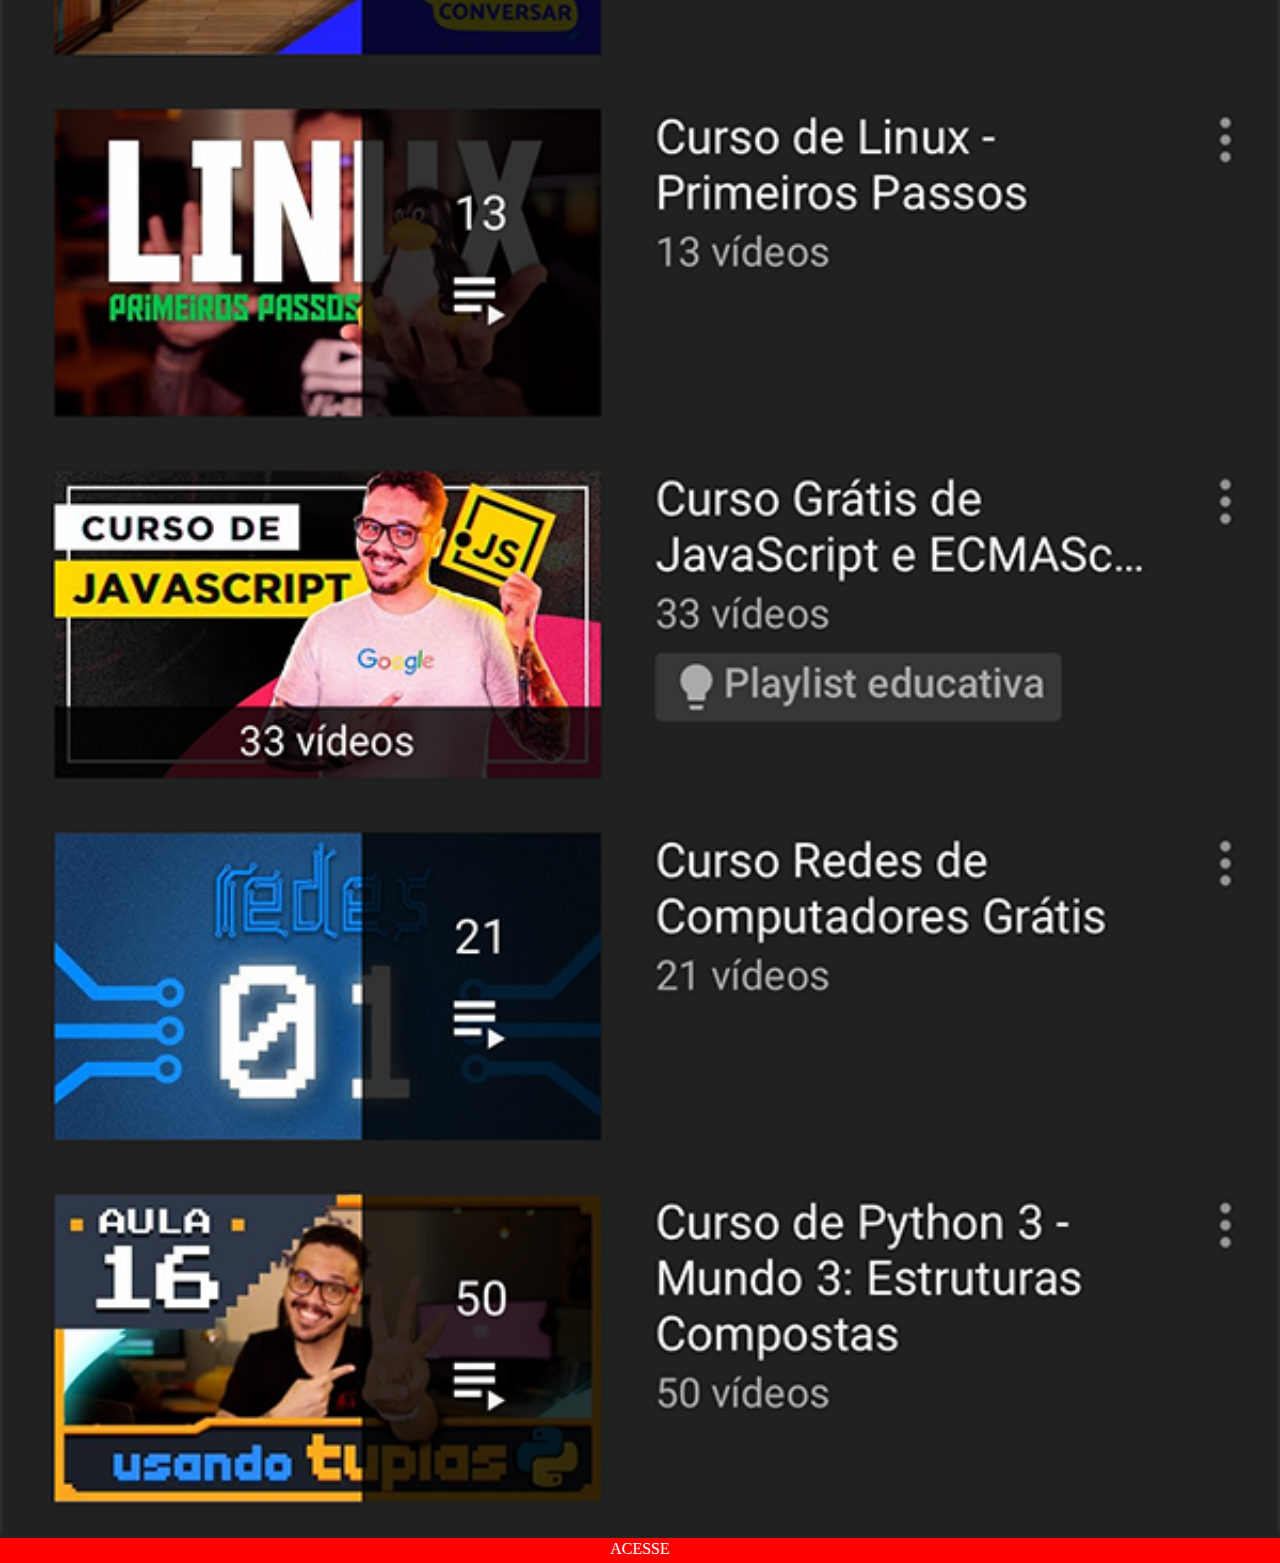
<file: youtube.html>
<!DOCTYPE html>
<html lang="pt-br">
<head>
    <meta charset="UTF-8">
    <meta name="viewport" content="width=device-width, initial-scale=1.0">
    <title>home</title>
    <style>
        *{
            padding: 0px;
            margin: 0px;
        }

        ::-webkit-scrollbar{
            width: 0px;
            height: 0px;
        }

        img{
            width: 100vw;
        }
        
        a {
            display: block;
            color: white;
            text-decoration: none;
            background-color: red;
            text-align: center;
            padding: 5px;
            margin-top: -7px;
        }

        a:hover{
            background-color: rgba(255, 0, 0, 0.897);
        }
    </style>
</head>
<body>
    <img src="imagens/tela-youtube.png" alt="youtube"><a href="https://www.youtube.com/c/CursoemV%C3%ADdeo/videos" target="_blank">ACESSE</a>
</body>
</html>
</file>
<file: style.css>
@charset "UTF-8";

*{
  padding: 0px;
  margin: 0px;
  font-family: Arial, Helvetica, sans-serif;
}

html, body{
    height: 100vh;
    width: 100vw;
    background-color: black;
}

body{
    background-image: url(imagens/fundo-madeira.jpg);
    background-repeat: no-repeat;
    background-position: center center;
    background-size: cover;
    background-attachment: fixed;
}

main{
    height: 100vh;
    position: relative   
}

#telefone{
    width: 311px;
    height: 627px;
    position: absolute;
    top: 50%;
    left: 50%;
    transform: translate(-50%, -50%);
    background-image: url(imagens/frame-iphone.png);
    background-repeat: no-repeat;

}

#tela{
    position: relative;
    top: 80px;
    left: 22px;
    width: 267px;
    height: 471px;
}

#redes-sociais{
    text-align: end;
}

#redes-sociais img {
    width: 50px;
    height: 50px;
    margin: 10px;
    border-radius: 50%;
    box-shadow: 2px 2px 5px rgba(0, 0, 0, 0.418);
   box-sizing: border-box;
}
#redes-sociais img:hover{
    transition: transform 0.5s;
    transform: translate(-3px, -3px);
    border: 3px solid rgba(255, 255, 255, 0.685);
    box-shadow: 5px 5px 10px rgba(0, 0, 0, 0.671);
}
</file>
